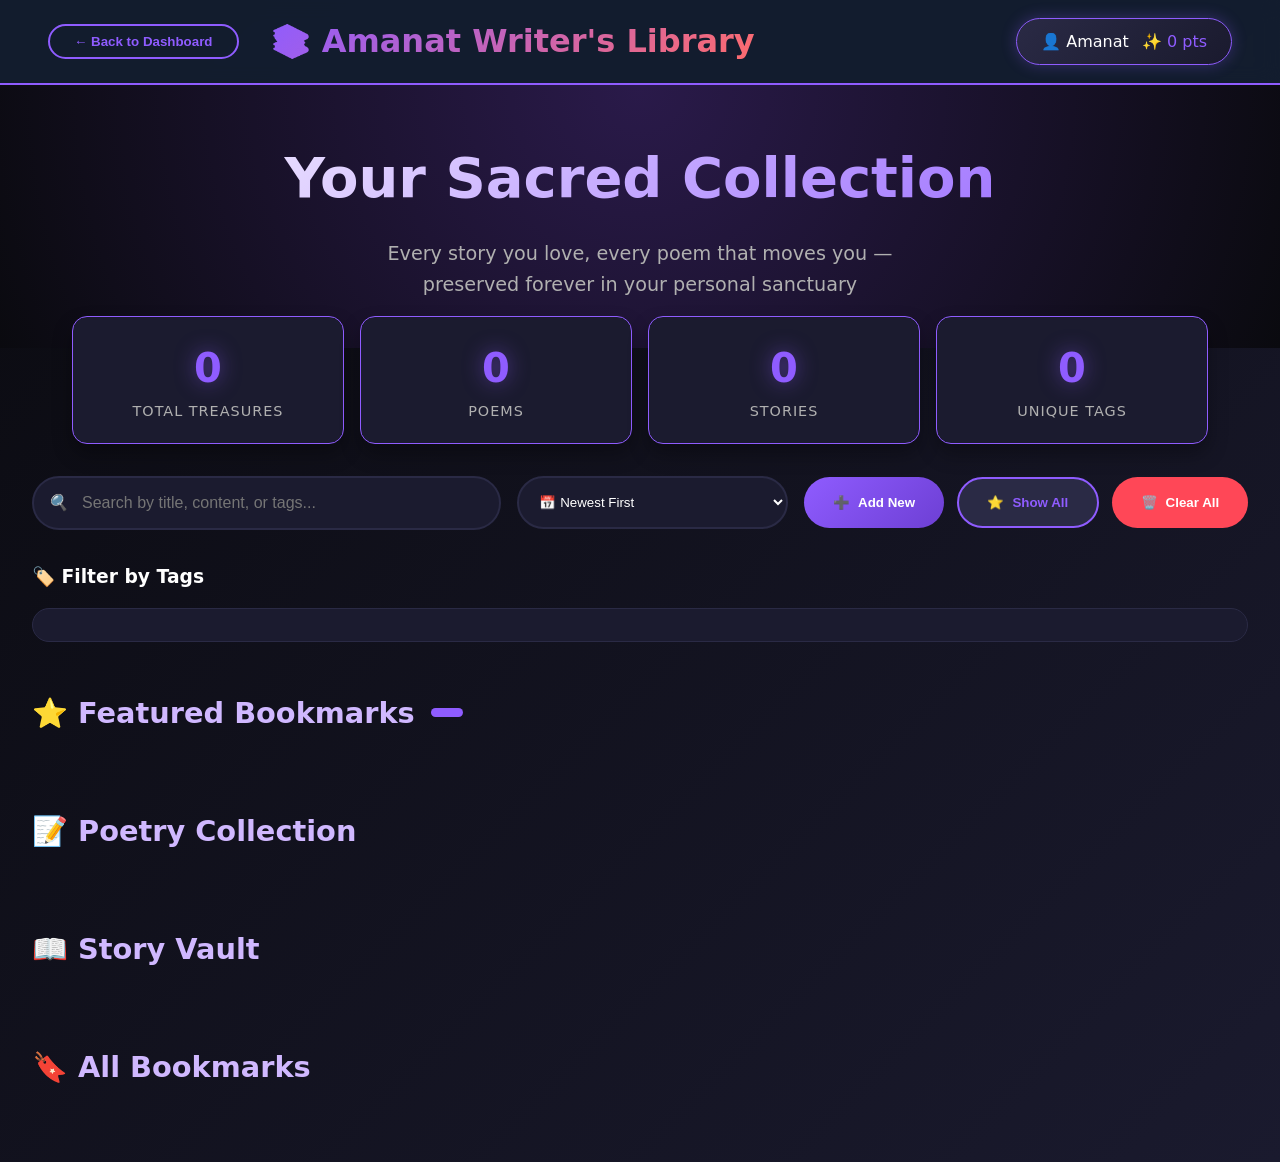
<file: src/main/resources/static/bookmarks.html>
<!DOCTYPE html>
<html lang="en">
<head>
    <meta charset="UTF-8">
    <meta name="viewport" content="width=device-width, initial-scale=1.0">
    <title>Bookmarks - Amanat Writer's Sanctuary</title>
    <style>
        * {
            margin: 0;
            padding: 0;
            box-sizing: border-box;
        }

        body {
            font-family: 'Segoe UI', system-ui, sans-serif;
            background: linear-gradient(135deg, #0a0a0f 0%, #1a1a2e 100%);
            color: white;
            min-height: 100vh;
            line-height: 1.6;
        }

        /* Topbar */
        .topbar {
            display: flex;
            justify-content: space-between;
            align-items: center;
            padding: 1rem 3rem;
            background: rgba(20, 30, 48, 0.95);
            backdrop-filter: blur(10px);
            position: sticky;
            top: 0;
            z-index: 100;
            border-bottom: 2px solid #8f5cff;
        }

        .left-section {
            display: flex;
            align-items: center;
            gap: 2rem;
        }

        .logo {
            font-size: 2rem;
            font-weight: bold;
            background: linear-gradient(135deg, #8f5cff, #ff6b6b);
            -webkit-background-clip: text;
            -webkit-text-fill-color: transparent;
        }

        .back-btn {
            background: transparent;
            border: 2px solid #8f5cff;
            color: #8f5cff;
            padding: 0.5rem 1.5rem;
            border-radius: 25px;
            cursor: pointer;
            font-weight: 600;
            transition: all 0.3s;
        }

        .back-btn:hover {
            background: #8f5cff;
            color: white;
            transform: translateY(-2px);
            box-shadow: 0 5px 15px rgba(143,92,255,0.4);
        }

        .profile {
            background: linear-gradient(135deg, #2a2a45, #1a1a2e);
            padding: 0.6rem 1.5rem;
            border-radius: 25px;
            border: 1px solid #8f5cff;
            box-shadow: 0 0 15px rgba(143,92,255,0.3);
        }

        /* Hero Section */
        .hero {
            text-align: center;
            padding: 3rem 2rem;
            background: radial-gradient(circle at top, #2a1a4a, #0a0a0f);
        }

        .hero h1 {
            font-size: 3.5rem;
            margin-bottom: 1rem;
            background: linear-gradient(135deg, #fff, #c4a8ff, #8f5cff);
            -webkit-background-clip: text;
            -webkit-text-fill-color: transparent;
        }

        .hero p {
            color: #b0b0b0;
            font-size: 1.2rem;
            max-width: 600px;
            margin: 0 auto;
        }

        /* Stats Cards */
        .stats-container {
            display: grid;
            grid-template-columns: repeat(auto-fit, minmax(150px, 1fr));
            gap: 1rem;
            max-width: 1200px;
            margin: -2rem auto 2rem;
            padding: 0 2rem;
        }

        .stat-card {
            background: #1b1b2f;
            padding: 1.2rem;
            border-radius: 15px;
            text-align: center;
            border: 1px solid #8f5cff;
            box-shadow: 0 10px 20px rgba(0,0,0,0.3);
            backdrop-filter: blur(5px);
        }

        .stat-number {
            font-size: 2.5rem;
            font-weight: bold;
            color: #8f5cff;
            text-shadow: 0 0 20px rgba(143,92,255,0.5);
        }

        .stat-label {
            color: #b0b0b0;
            font-size: 0.9rem;
            text-transform: uppercase;
            letter-spacing: 1px;
        }

        /* Controls Section */
        .controls {
            max-width: 1400px;
            margin: 2rem auto;
            padding: 0 2rem;
            display: flex;
            flex-wrap: wrap;
            gap: 1rem;
            align-items: center;
        }

        .search-box {
            flex: 2;
            min-width: 280px;
            position: relative;
        }

        .search-box i {
            position: absolute;
            left: 1rem;
            top: 50%;
            transform: translateY(-50%);
            color: #8f5cff;
        }

        #searchInput {
            width: 100%;
            padding: 1rem 1rem 1rem 3rem;
            border: 2px solid #2a2a45;
            border-radius: 30px;
            background: #1b1b2f;
            color: white;
            font-size: 1rem;
            transition: all 0.3s;
        }

        #searchInput:focus {
            outline: none;
            border-color: #8f5cff;
            box-shadow: 0 0 20px rgba(143,92,255,0.3);
        }

        #sortSelect {
            flex: 1;
            min-width: 160px;
            padding: 1rem;
            border: 2px solid #2a2a45;
            border-radius: 30px;
            background: #1b1b2f;
            color: white;
            cursor: pointer;
        }

        .action-buttons {
            display: flex;
            gap: 0.8rem;
            flex-wrap: wrap;
        }

        .btn {
            padding: 1rem 1.8rem;
            border: none;
            border-radius: 30px;
            font-weight: 600;
            cursor: pointer;
            transition: all 0.3s;
            display: flex;
            align-items: center;
            gap: 0.5rem;
        }

        .btn-primary {
            background: linear-gradient(135deg, #8f5cff, #6d3fd4);
            color: white;
        }

        .btn-primary:hover {
            transform: translateY(-2px);
            box-shadow: 0 10px 25px rgba(143,92,255,0.4);
        }

        .btn-secondary {
            background: #2a2a45;
            color: #8f5cff;
            border: 2px solid #8f5cff;
        }

        .btn-secondary:hover {
            background: #8f5cff;
            color: white;
        }

        .btn-danger {
            background: #ff4757;
            color: white;
        }

        .btn-danger:hover {
            background: #ff2e3f;
            transform: translateY(-2px);
            box-shadow: 0 10px 25px rgba(255,71,87,0.4);
        }

        /* Tags Section */
        .tags-section {
            max-width: 1400px;
            margin: 2rem auto;
            padding: 0 2rem;
        }

        .tags-title {
            display: flex;
            justify-content: space-between;
            align-items: center;
            margin-bottom: 1rem;
        }

        .tag-filters {
            display: flex;
            flex-wrap: wrap;
            gap: 0.6rem;
            padding: 1rem;
            background: #1b1b2f;
            border-radius: 40px;
            border: 1px solid #2a2a45;
        }

        .tag-chip {
            padding: 0.6rem 1.2rem;
            background: #2a2a45;
            border-radius: 25px;
            font-size: 0.9rem;
            color: #ddd;
            cursor: pointer;
            transition: all 0.2s;
            border: 1px solid transparent;
        }

        .tag-chip:hover {
            background: #3a3a5a;
            transform: translateY(-2px);
        }

        .tag-chip.active {
            background: #8f5cff;
            color: white;
            border-color: #fff;
        }

        /* Categories */
        .category {
            max-width: 1400px;
            margin: 3rem auto;
            padding: 0 2rem;
        }

        .category h2 {
            margin-bottom: 1.5rem;
            font-size: 1.8rem;
            color: #d0b8ff;
            display: flex;
            align-items: center;
            gap: 1rem;
        }

        .category h2 span {
            font-size: 1rem;
            background: #8f5cff;
            padding: 0.3rem 1rem;
            border-radius: 20px;
        }

        .row {
            display: grid;
            grid-template-columns: repeat(auto-fill, minmax(280px, 1fr));
            gap: 1.5rem;
        }

        /* Cards */
        .card {
            background: #1b1b2f;
            border-radius: 16px;
            padding: 1.5rem;
            cursor: pointer;
            transition: all 0.3s;
            position: relative;
            border: 2px solid #2a2a45;
            animation: slideIn 0.5s ease;
        }

        @keyframes slideIn {
            from {
                opacity: 0;
                transform: translateY(20px);
            }
            to {
                opacity: 1;
                transform: translateY(0);
            }
        }

        .card:hover {
            transform: translateY(-8px) scale(1.02);
            border-color: #8f5cff;
            box-shadow: 0 20px 30px rgba(143,92,255,0.2);
        }

        .card h3 {
            font-size: 1.3rem;
            margin-bottom: 0.8rem;
            padding-right: 80px;
            color: #fff;
        }

        .card p {
            color: #b0b0b0;
            margin-bottom: 1rem;
            line-height: 1.6;
        }

        .card .meta {
            display: flex;
            justify-content: space-between;
            color: #888;
            font-size: 0.8rem;
            margin-bottom: 1rem;
        }

        .card .type-badge {
            position: absolute;
            top: 1rem;
            right: 1rem;
            background: #8f5cff;
            padding: 0.4rem 1rem;
            border-radius: 20px;
            font-size: 0.75rem;
            font-weight: 600;
            text-transform: uppercase;
        }

        .card .tags-container {
            display: flex;
            flex-wrap: wrap;
            gap: 0.4rem;
            margin-top: 0.8rem;
        }

        .tag-pill {
            background: rgba(143,92,255,0.15);
            color: #c4a8ff;
            padding: 0.2rem 0.8rem;
            border-radius: 15px;
            font-size: 0.75rem;
            border: 1px solid rgba(143,92,255,0.3);
        }

        .empty {
            grid-column: 1 / -1;
            text-align: center;
            padding: 3rem;
            background: #1b1b2f;
            border-radius: 16px;
            color: #777;
        }

        /* Modal Styles */
        .modal {
            display: none;
            position: fixed;
            inset: 0;
            background: rgba(0,0,0,0.9);
            backdrop-filter: blur(10px);
            align-items: center;
            justify-content: center;
            z-index: 1000;
            padding: 1rem;
        }

        .modal-content {
            background: #1b1b2f;
            border: 2px solid #8f5cff;
            border-radius: 30px;
            width: 90%;
            max-width: 600px;
            max-height: 85vh;
            overflow-y: auto;
            padding: 2rem;
            position: relative;
            box-shadow: 0 30px 60px rgba(143,92,255,0.3);
            animation: modalPop 0.3s ease;
        }

        @keyframes modalPop {
            from {
                opacity: 0;
                transform: scale(0.9);
            }
            to {
                opacity: 1;
                transform: scale(1);
            }
        }

        .close {
            position: absolute;
            top: 1.2rem;
            right: 1.5rem;
            font-size: 2rem;
            color: #777;
            cursor: pointer;
            transition: color 0.2s;
            width: 40px;
            height: 40px;
            display: flex;
            align-items: center;
            justify-content: center;
            border-radius: 50%;
            background: #2a2a45;
        }

        .close:hover {
            color: #ff4757;
            transform: rotate(90deg);
        }

        .modal-content h3 {
            font-size: 2rem;
            margin-bottom: 1rem;
            color: #d0b8ff;
        }

        .modal-content p {
            color: #ddd;
            line-height: 1.8;
            margin: 1.5rem 0;
            white-space: pre-wrap;
        }

        .modal-meta {
            background: #2a2a45;
            padding: 1rem;
            border-radius: 12px;
            margin: 1rem 0;
        }

        .modal-actions {
            display: flex;
            gap: 0.8rem;
            flex-wrap: wrap;
            margin-top: 2rem;
        }

        .modal-btn {
            flex: 1;
            min-width: 100px;
            padding: 0.8rem;
            border: none;
            border-radius: 12px;
            font-weight: 600;
            cursor: pointer;
            transition: all 0.3s;
            display: flex;
            align-items: center;
            justify-content: center;
            gap: 0.5rem;
        }

        .modal-btn:hover {
            transform: translateY(-3px);
        }

        .read-btn { background: #4a4a6a; color: white; }
        .share-btn { background: #2a2a45; color: #8f5cff; border: 1px solid #8f5cff; }
        .edit-btn { background: #8f5cff; color: white; }
        .delete-btn { background: #ff4757; color: white; }

        /* Social Share Dropdown */
        .share-dropdown {
            position: relative;
            display: inline-block;
        }

        .share-dropdown-content {
            display: none;
            position: absolute;
            bottom: 100%;
            left: 0;
            background: #1b1b2f;
            min-width: 220px;
            border: 2px solid #8f5cff;
            border-radius: 15px;
            padding: 0.8rem;
            z-index: 1000;
            margin-bottom: 0.5rem;
            box-shadow: 0 -10px 30px rgba(0,0,0,0.3);
        }

        .share-dropdown:hover .share-dropdown-content {
            display: block;
        }

        .social-share-btn {
            width: 100%;
            padding: 0.8rem;
            margin: 0.3rem 0;
            border: none;
            border-radius: 10px;
            font-weight: 600;
            cursor: pointer;
            transition: all 0.2s;
            display: flex;
            align-items: center;
            gap: 0.8rem;
            font-size: 0.95rem;
        }

        .social-share-btn:hover {
            transform: translateX(5px);
        }

        .whatsapp-btn { background: #25D366; color: white; }
        .facebook-btn { background: #1877F2; color: white; }
        .twitter-btn { background: #1DA1F2; color: white; }
        .telegram-btn { background: #0088cc; color: white; }
        .email-btn { background: #EA4335; color: white; }
        .copy-link-btn { background: #2a2a45; color: #8f5cff; border: 1px solid #8f5cff; }

        /* Form Styles */
        .form-group {
            margin-bottom: 1.5rem;
        }

        .form-group label {
            display: block;
            margin-bottom: 0.5rem;
            color: #c4a8ff;
            font-weight: 500;
        }

        .form-group input,
        .form-group textarea,
        .form-group select {
            width: 100%;
            padding: 1rem;
            border: 2px solid #2a2a45;
            border-radius: 12px;
            background: #0f0f1a;
            color: white;
            font-size: 1rem;
            transition: all 0.3s;
        }

        .form-group input:focus,
        .form-group textarea:focus,
        .form-group select:focus {
            outline: none;
            border-color: #8f5cff;
            box-shadow: 0 0 20px rgba(143,92,255,0.2);
        }

        #saveBtn {
            width: 100%;
            padding: 1.2rem;
            background: linear-gradient(135deg, #8f5cff, #6d3fd4);
            color: white;
            border: none;
            border-radius: 12px;
            font-size: 1.1rem;
            font-weight: 600;
            cursor: pointer;
            transition: all 0.3s;
        }

        #saveBtn:hover {
            transform: translateY(-3px);
            box-shadow: 0 15px 30px rgba(143,92,255,0.4);
        }

        /* Toast Notification */
        .toast {
            position: fixed;
            bottom: 2rem;
            right: 2rem;
            background: linear-gradient(135deg, #8f5cff, #6d3fd4);
            color: white;
            padding: 1rem 2rem;
            border-radius: 50px;
            animation: slideInRight 0.3s ease;
            z-index: 2000;
            box-shadow: 0 10px 30px rgba(0,0,0,0.3);
        }

        @keyframes slideInRight {
            from {
                transform: translateX(100%);
                opacity: 0;
            }
            to {
                transform: translateX(0);
                opacity: 1;
            }
        }

        /* Responsive */
        @media (max-width: 768px) {
            .topbar {
                padding: 1rem;
            }
            .left-section {
                gap: 1rem;
            }
            .logo {
                font-size: 1.5rem;
            }
            .hero h1 {
                font-size: 2.5rem;
            }
            .modal-actions {
                flex-direction: column;
            }
        }
    </style>
</head>
<body>

<!-- Topbar -->
<header class="topbar">
    <div class="left-section">
        <button class="back-btn" onclick="goHome()">← Back to Dashboard</button>
        <div class="logo">📚 Amanat Writer's Library</div>
    </div>
    <div class="profile">
        <span>👤 Amanat</span>
        <span style="margin-left: 0.5rem; color: #8f5cff;" id="pointsDisplay">✨ 0 pts</span>
    </div>
</header>

<!-- Hero Section -->
<section class="hero">
    <h1>Your Sacred Collection</h1>
    <p>Every story you love, every poem that moves you — preserved forever in your personal sanctuary</p>
</section>

<!-- Statistics -->
<div class="stats-container" id="statsContainer">
    <div class="stat-card">
        <div class="stat-number" id="totalBookmarks">0</div>
        <div class="stat-label">Total Treasures</div>
    </div>
    <div class="stat-card">
        <div class="stat-number" id="totalPoems">0</div>
        <div class="stat-label">Poems</div>
    </div>
    <div class="stat-card">
        <div class="stat-number" id="totalStories">0</div>
        <div class="stat-label">Stories</div>
    </div>
    <div class="stat-card">
        <div class="stat-number" id="totalTags">0</div>
        <div class="stat-label">Unique Tags</div>
    </div>
</div>

<!-- Controls -->
<section class="controls">
    <div class="search-box">
        <i>🔍</i>
        <input type="text" id="searchInput" placeholder="Search by title, content, or tags...">
    </div>
    
    <select id="sortSelect">
        <option value="date-desc">📅 Newest First</option>
        <option value="date-asc">📅 Oldest First</option>
        <option value="title-asc">📝 Title A-Z</option>
        <option value="title-desc">📝 Title Z-A</option>
    </select>
    
    <div class="action-buttons">
        <button class="btn btn-primary" onclick="openAddModal(false)">
            <span>➕</span> Add New
        </button>
        <button class="btn btn-secondary" onclick="toggleBookmarkView()" id="bookmarkToggle">
            <span>⭐</span> Show All
        </button>
        <button class="btn btn-danger" onclick="clearAllBookmarks()">
            <span>🗑️</span> Clear All
        </button>
    </div>
</section>

<!-- Tags Filter -->
<section class="tags-section">
    <div class="tags-title">
        <h3>🏷️ Filter by Tags</h3>
        <span id="activeFilterCount" style="color: #8f5cff;"></span>
    </div>
    <div id="tagFilters" class="tag-filters"></div>
</section>

<!-- Categories -->
<section class="category">
    <h2>
        ⭐ Featured Bookmarks
        <span id="featuredCount"></span>
    </h2>
    <div class="row" id="featuredRow"></div>
</section>

<section class="category">
    <h2>📝 Poetry Collection</h2>
    <div class="row" id="poetryRow"></div>
</section>

<section class="category">
    <h2>📖 Story Vault</h2>
    <div class="row" id="storyRow"></div>
</section>

<section class="category">
    <h2>🔖 All Bookmarks</h2>
    <div class="row" id="allRow"></div>
</section>

<!-- View Modal -->
<div id="viewModal" class="modal">
    <div class="modal-content">
        <span class="close" onclick="closeModal()">×</span>
        <h3 id="modalTitle"></h3>
        <div id="modalTags" class="tags-container"></div>
        <p id="modalText"></p>
        <div class="modal-meta" id="modalMeta"></div>
        <div class="modal-actions">
           
            
            <!-- Social Share Dropdown -->
            <div class="share-dropdown">
                <button class="modal-btn share-btn">
                     Share ▼
                </button>
                <div class="share-dropdown-content">
                    <button class="social-share-btn whatsapp-btn" onclick="shareToWhatsApp()">
                         WhatsApp
                    </button>
                    <button class="social-share-btn facebook-btn" onclick="shareToFacebook()">
                        Facebook
                    </button>
                    <button class="social-share-btn twitter-btn" onclick="shareToTwitter()">
                         Twitter/X
                    </button>
                    <button class="social-share-btn telegram-btn" onclick="shareToTelegram()">
                         Telegram
                    </button>
                    <button class="social-share-btn email-btn" onclick="shareToEmail()">
                         Email
                    </button>
                    <button class="social-share-btn copy-link-btn" onclick="copyToClipboard()">
                         Copy Text
                    </button>
                </div>
            </div>
            
            <button class="modal-btn edit-btn" onclick="editItem()">
               Edit
            </button>
            <button class="modal-btn delete-btn" onclick="deleteItem()">
                 Delete
            </button>
        </div>
    </div>
</div>

<!-- Add/Edit Modal -->
<div id="addModal" class="modal">
    <div class="modal-content">
        <span class="close" onclick="closeAddModal()">×</span>
        <h3 id="addModalTitle">Add New Bookmark</h3>

        <div class="form-group">
            <label> Title</label>
            <input type="text" id="addTitle" placeholder="Give it a beautiful title...">
        </div>

        <div class="form-group">
            <label> Content</label>
            <textarea id="addText" placeholder="Write your story, poem, or any text you want to save..." rows="6"></textarea>
        </div>

        <div class="form-group">
            <label> Type</label>
            <select id="addType">
                <option value="poetry">Poem</option>
                <option value="story">Story</option>
            </select>
        </div>

        <div class="form-group">
            <label> Tags (comma separated)</label>
            <input type="text" id="addTags" placeholder="e.g., love, nature, sad, motivational">
            <small style="color: #777; display: block; margin-top: 0.3rem;">Add tags to organize your bookmarks</small>
        </div>

        <button id="saveBtn" onclick="saveBookmark()">💾 Save to Library</button>
    </div>
</div>

<script>
// ==================== ORIGINAL FUNCTIONS PRESERVED ====================

let bookmarks = JSON.parse(localStorage.getItem('bookmarks')) || [];
let currentEditIndex = -1;
let selectedTags = new Set();
let showOnlyBookmarked = false;
let userPoints = parseInt(localStorage.getItem('userPoints')) || 0;

// Initialize with sample data if empty (ORIGINAL SAMPLE DATA)
if (bookmarks.length === 0) {
    bookmarks = [
        { 
            title: "Midnight Whispers", 
            text: "A silent heart speaks loudest in the quiet of night...\n\nIn shadows deep, where secrets hide,\nThe truth unfolds with nowhere to hide.\nEach whisper carries a tale untold,\nIn midnight's embrace, brave and bold.", 
            type: "poetry", 
            date: new Date().toISOString(), 
            tags: ["night", "melancholy", "peace"],
            bookmarked: true 
        },
        { 
            title: "Letters Unsent", 
            text: "Words that never found courage, sealed in regret...\n\nShe wrote him letters every day for a year. Each one began with 'Dear You' and ended with 'Maybe Tomorrow'. The stack grew under her bed, a paper monument to conversations that never happened. On the last day of the year, she burned them all. The ashes floated up like butterflies, finally free.", 
            type: "story", 
            date: new Date().toISOString(), 
            tags: ["regret", "love", "emotions"],
            bookmarked: true 
        }
    ];
    saveBookmarks();
}

// DOM Elements
const elements = {
    searchInput: document.getElementById("searchInput"),
    sortSelect: document.getElementById("sortSelect"),
    tagFilters: document.getElementById("tagFilters"),
    featuredRow: document.getElementById("featuredRow"),
    poetryRow: document.getElementById("poetryRow"),
    storyRow: document.getElementById("storyRow"),
    allRow: document.getElementById("allRow"),
    viewModal: document.getElementById("viewModal"),
    addModal: document.getElementById("addModal"),
    modalTitle: document.getElementById("modalTitle"),
    modalText: document.getElementById("modalText"),
    modalMeta: document.getElementById("modalMeta"),
    modalTags: document.getElementById("modalTags"),
    addModalTitle: document.getElementById("addModalTitle"),
    addTitle: document.getElementById("addTitle"),
    addText: document.getElementById("addText"),
    addType: document.getElementById("addType"),
    addTags: document.getElementById("addTags"),
    totalBookmarks: document.getElementById("totalBookmarks"),
    totalPoems: document.getElementById("totalPoems"),
    totalStories: document.getElementById("totalStories"),
    totalTags: document.getElementById("totalTags"),
    featuredCount: document.getElementById("featuredCount"),
    pointsDisplay: document.getElementById("pointsDisplay"),
    bookmarkToggle: document.getElementById("bookmarkToggle"),
    activeFilterCount: document.getElementById("activeFilterCount")
};

// ==================== CORE FUNCTIONS ====================

function saveBookmarks() {
    localStorage.setItem('bookmarks', JSON.stringify(bookmarks));
    updateStats();
}

function getAllTags() {
    const tags = new Set();
    bookmarks.forEach(b => b.tags?.forEach(t => tags.add(t.toLowerCase())));
    return [...tags].sort();
}

function updateStats() {
    elements.totalBookmarks.textContent = bookmarks.length;
    elements.totalPoems.textContent = bookmarks.filter(b => b.type === 'poetry').length;
    elements.totalStories.textContent = bookmarks.filter(b => b.type === 'story').length;
    elements.totalTags.textContent = getAllTags().length;
    elements.pointsDisplay.textContent = `✨ ${userPoints} pts`;
    elements.featuredCount.textContent = `(${bookmarks.filter(b => b.bookmarked).length})`;
}

// ==================== TOAST NOTIFICATION ====================

function showToast(message, type = 'success') {
    const toast = document.createElement('div');
    toast.className = 'toast';
    toast.textContent = message;
    toast.style.background = type === 'success' 
        ? 'linear-gradient(135deg, #8f5cff, #6d3fd4)'
        : 'linear-gradient(135deg, #ff4757, #ff2e3f)';
    document.body.appendChild(toast);
    
    setTimeout(() => {
        toast.remove();
    }, 3000);
}

// ==================== RENDER FUNCTIONS ====================

function createCard(item, index) {
    const previewText = item.text.length > 120 
        ? item.text.substring(0, 120) + '...' 
        : item.text;
    
    const tagsHtml = item.tags?.length 
        ? '<div class="tags-container">' + item.tags.map(t => `<span class="tag-pill">#${t}</span>`).join('') + '</div>'
        : '';

    return `
        <div class="card" onclick="openViewModal(${index})">
            <h3>${item.title}</h3>
            <p>${previewText}</p>
            <div class="meta">
                <span>📅 ${new Date(item.date).toLocaleDateString('en-IN')}</span>
                ${item.bookmarked ? '<span>⭐</span>' : ''}
            </div>
            <span class="type-badge">${item.type === 'poetry' ? ' Poem' : ' Story'}</span>
            ${tagsHtml}
        </div>
    `;
}

function renderAll() {
    let filtered = [...bookmarks];
    
    // Apply bookmark filter
    if (showOnlyBookmarked) {
        filtered = filtered.filter(item => item.bookmarked === true);
        elements.bookmarkToggle.innerHTML = '<span>⭐</span> Showing Bookmarked';
    } else {
        elements.bookmarkToggle.innerHTML = '<span>⭐</span> Show All';
    }
    
    // Search filter
    const searchTerm = elements.searchInput.value.toLowerCase().trim();
    if (searchTerm) {
        filtered = filtered.filter(item => 
            item.title.toLowerCase().includes(searchTerm) ||
            item.text.toLowerCase().includes(searchTerm) ||
            (item.tags && item.tags.some(t => t.toLowerCase().includes(searchTerm)))
        );
    }
    
    // Tag filters
    if (selectedTags.size > 0) {
        filtered = filtered.filter(item => 
            item.tags && Array.from(selectedTags).every(tag => 
                item.tags.some(t => t.toLowerCase() === tag.toLowerCase())
            )
        );
        elements.activeFilterCount.textContent = `(${selectedTags.size} filters active)`;
    } else {
        elements.activeFilterCount.textContent = '';
    }
    
    // Sorting
    const sortType = elements.sortSelect.value;
    filtered.sort((a, b) => {
        switch(sortType) {
            case 'date-desc':
                return new Date(b.date) - new Date(a.date);
            case 'date-asc':
                return new Date(a.date) - new Date(b.date);
            case 'title-asc':
                return a.title.localeCompare(b.title);
            case 'title-desc':
                return b.title.localeCompare(a.title);
            default:
                return 0;
        }
    });
    
    // Render sections
    const featured = filtered.filter(b => b.bookmarked);
    const poetry = filtered.filter(b => b.type === 'poetry');
    const stories = filtered.filter(b => b.type === 'story');
    
    elements.featuredRow.innerHTML = featured.length 
        ? featured.map(b => createCard(b, bookmarks.indexOf(b))).join('')
        : '<div class="empty">No featured bookmarks</div>';
    
    elements.poetryRow.innerHTML = poetry.length
        ? poetry.map(b => createCard(b, bookmarks.indexOf(b))).join('')
        : '<div class="empty">No poems yet</div>';
    
    elements.storyRow.innerHTML = stories.length
        ? stories.map(b => createCard(b, bookmarks.indexOf(b))).join('')
        : '<div class="empty">No stories yet</div>';
    
    elements.allRow.innerHTML = filtered.length
        ? filtered.map(b => createCard(b, bookmarks.indexOf(b))).join('')
        : '<div class="empty">No bookmarks found</div>';
    
    // Render tag filters
    renderTagFilters();
    updateStats();
}

function renderTagFilters() {
    elements.tagFilters.innerHTML = '';
    const tags = getAllTags();
    
    if (tags.length === 0) {
        elements.tagFilters.innerHTML = '<div style="color:#777;">No tags yet. Add tags while creating bookmarks!</div>';
        return;
    }
    
    tags.forEach(tag => {
        const chip = document.createElement('div');
        chip.className = 'tag-chip' + (selectedTags.has(tag) ? ' active' : '');
        chip.textContent = tag;
        chip.onclick = () => {
            if (selectedTags.has(tag)) {
                selectedTags.delete(tag);
            } else {
                selectedTags.add(tag);
            }
            renderTagFilters();
            renderAll();
        };
        elements.tagFilters.appendChild(chip);
    });
}

// ==================== MODAL FUNCTIONS ====================

function openViewModal(index) {
    currentEditIndex = index;
    const item = bookmarks[index];
    
    elements.modalTitle.textContent = item.title;
    elements.modalText.textContent = item.text;
    elements.modalMeta.innerHTML = `
        <strong>Type:</strong> ${item.type === 'poetry' ? 'Poem' : 'Story'}<br>
        <strong>Added:</strong> ${new Date(item.date).toLocaleString('en-IN')}<br>
        ${item.bookmarked ? '<strong>⭐ Featured</strong>' : ''}
    `;
    
    if (item.tags && item.tags.length > 0) {
        elements.modalTags.innerHTML = item.tags.map(t => `<span class="tag-pill">#${t}</span>`).join('');
    } else {
        elements.modalTags.innerHTML = '';
    }
    
    elements.viewModal.style.display = 'flex';
}

function closeModal() {
    elements.viewModal.style.display = 'none';
}

function openAddModal(isEdit) {
    elements.addModalTitle.textContent = isEdit ? '✏️ Edit Bookmark' : '➕ Add New Bookmark';
    
    if (isEdit && currentEditIndex !== -1) {
        const item = bookmarks[currentEditIndex];
        elements.addTitle.value = item.title;
        elements.addText.value = item.text;
        elements.addType.value = item.type;
        elements.addTags.value = item.tags ? item.tags.join(', ') : '';
    } else {
        elements.addTitle.value = '';
        elements.addText.value = '';
        elements.addType.value = 'poetry';
        elements.addTags.value = '';
    }
    
    elements.addModal.style.display = 'flex';
}

function closeAddModal() {
    elements.addModal.style.display = 'none';
    currentEditIndex = -1;
}

// ==================== CRUD OPERATIONS ====================

function saveBookmark() {
    const title = elements.addTitle.value.trim();
    const text = elements.addText.value.trim();
    const type = elements.addType.value;
    const tagsStr = elements.addTags.value.trim();
    
    if (!title || !text) {
        showToast('Title and content are required!', 'error');
        return;
    }
    
    const tags = tagsStr ? 
        [...new Set(tagsStr.split(',').map(t => t.trim().toLowerCase()).filter(t => t))] : 
        [];
    
    if (currentEditIndex === -1) {
        // New bookmark
        const newBookmark = {
            title,
            text,
            type,
            tags,
            date: new Date().toISOString(),
            bookmarked: true
        };
        bookmarks.push(newBookmark);
        userPoints += 10;
        showToast('great Bookmark added successfully! +10 points');
    } else {
        // Update existing
        bookmarks[currentEditIndex] = {
            ...bookmarks[currentEditIndex],
            title,
            text,
            type,
            tags
        };
        userPoints += 5;
        showToast(' Bookmark updated! +5 points');
    }
    
    localStorage.setItem('userPoints', userPoints);
    saveBookmarks();
    closeAddModal();
    renderAll();
}

function editItem() {
    closeModal();
    openAddModal(true);
}

function deleteItem() {
    if (confirm('Are you sure you want to delete this bookmark?')) {
        bookmarks.splice(currentEditIndex, 1);
        userPoints += 2;
        localStorage.setItem('userPoints', userPoints);
        saveBookmarks();
        closeModal();
        renderAll();
        showToast(' Bookmark deleted');
    }
}

function toggleBookmarkView() {
    showOnlyBookmarked = !showOnlyBookmarked;
    renderAll();
}

function clearAllBookmarks() {
    if (confirm(' Are you sure you want to clear ALL bookmarks? This cannot be undone!')) {
        bookmarks = [];
        userPoints = 0;
        localStorage.setItem('userPoints', userPoints);
        saveBookmarks();
        renderAll();
        closeModal();
        showToast('All bookmarks cleared');
    }
}

// ==================== SOCIAL SHARE FUNCTIONS (NEW) ====================

function getCurrentItem() {
    return bookmarks[currentEditIndex];
}

function getShareText() {
    const item = getCurrentItem();
    const shareText = `${item.title}\n\n${item.text}\n\n- Shared from Amanat Writer's Library`;
    return encodeURIComponent(shareText);
}

function getShareUrl() {
    return encodeURIComponent(window.location.href);
}

function shareToWhatsApp() {
    const text = getShareText();
    window.open(`https://wa.me/?text=${text}`, '_blank');
    showToast(' Opening WhatsApp...');
}

function shareToFacebook() {
    const url = getShareUrl();
    window.open(`https://www.facebook.com/sharer/sharer.php?u=${url}&quote=${getShareText()}`, '_blank');
    showToast(' Opening Facebook...');
}

function shareToTwitter() {
    const text = getShareText();
    window.open(`https://twitter.com/intent/tweet?text=${text}`, '_blank');
    showToast(' Opening Twitter...');
}

function shareToTelegram() {
    const text = getShareText();
    window.open(`https://t.me/share/url?url=${getShareUrl()}&text=${text}`, '_blank');
    showToast(' Opening Telegram...');
}

function shareToEmail() {
    const item = getCurrentItem();
    const subject = encodeURIComponent(`Check out: ${item.title}`);
    const body = getShareText();
    window.location.href = `mailto:?subject=${subject}&body=${body}`;
    showToast(' Opening Email...');
}

function copyToClipboard() {
    const item = getCurrentItem();
    const text = `${item.title}\n\n${item.text}\n\n- Shared from Amanat Writer's Library`;
    
    navigator.clipboard.writeText(text).then(() => {
        showToast(' Copied to clipboard!');
    }).catch(() => {
        // Fallback
        const textarea = document.createElement('textarea');
        textarea.value = text;
        document.body.appendChild(textarea);
        textarea.select();
        document.execCommand('copy');
        document.body.removeChild(textarea);
        showToast(' Copied to clipboard!');
    });
}

function readAloud() {
    const item = getCurrentItem();
    const text = `${item.title}. ${item.text}`;
    const utterance = new SpeechSynthesisUtterance(text);
    utterance.lang = 'en-US';
    utterance.rate = 0.9;
    utterance.pitch = 1;
    speechSynthesis.speak(utterance);
    
}

function goHome() {
    window.location.href = 'dashboard.html';
}

// ==================== EVENT LISTENERS ====================

elements.searchInput.addEventListener('input', renderAll);
elements.sortSelect.addEventListener('change', renderAll);

window.addEventListener('click', (e) => {
    if (e.target === elements.viewModal) closeModal();
    if (e.target === elements.addModal) closeAddModal();
});

document.addEventListener('keydown', (e) => {
    if (e.key === 'Escape') {
        closeModal();
        closeAddModal();
    }
});

// ==================== INITIALIZE ====================

renderAll();
</script>

</body>
</html>
</file>
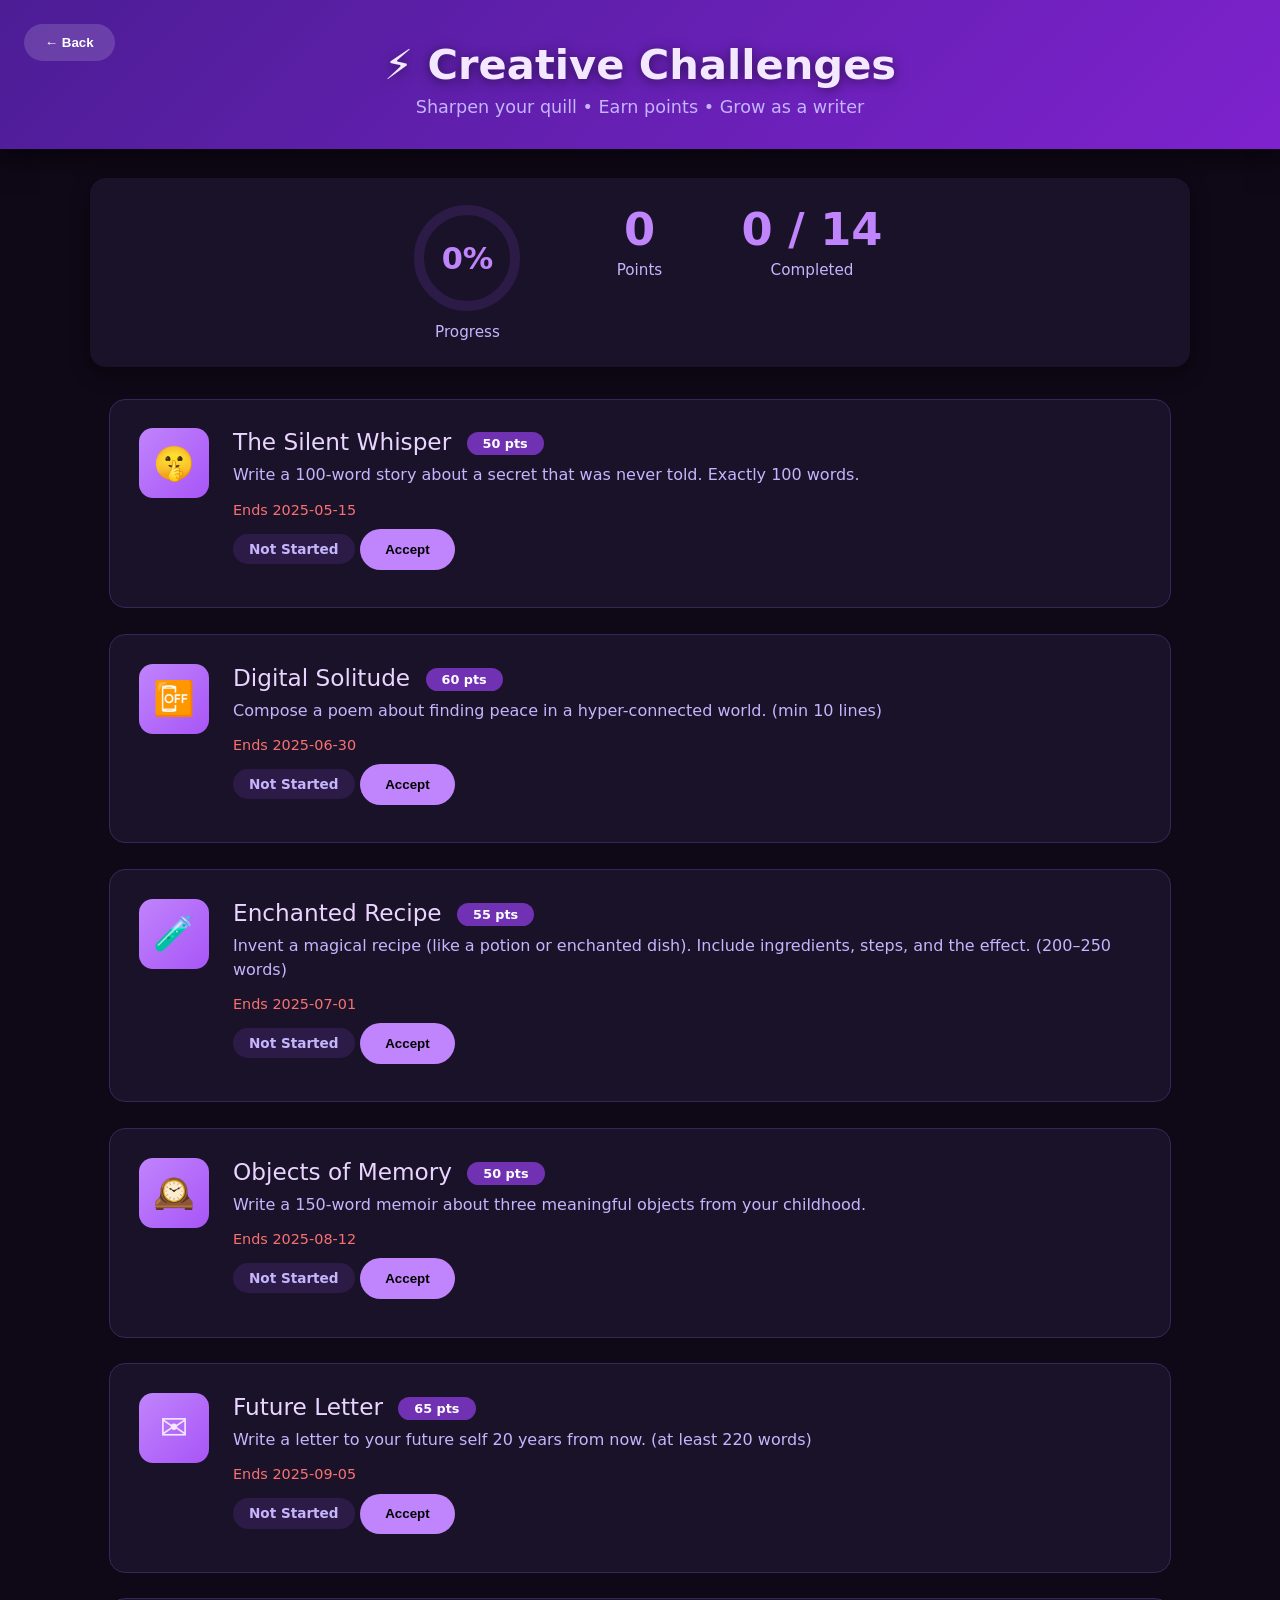
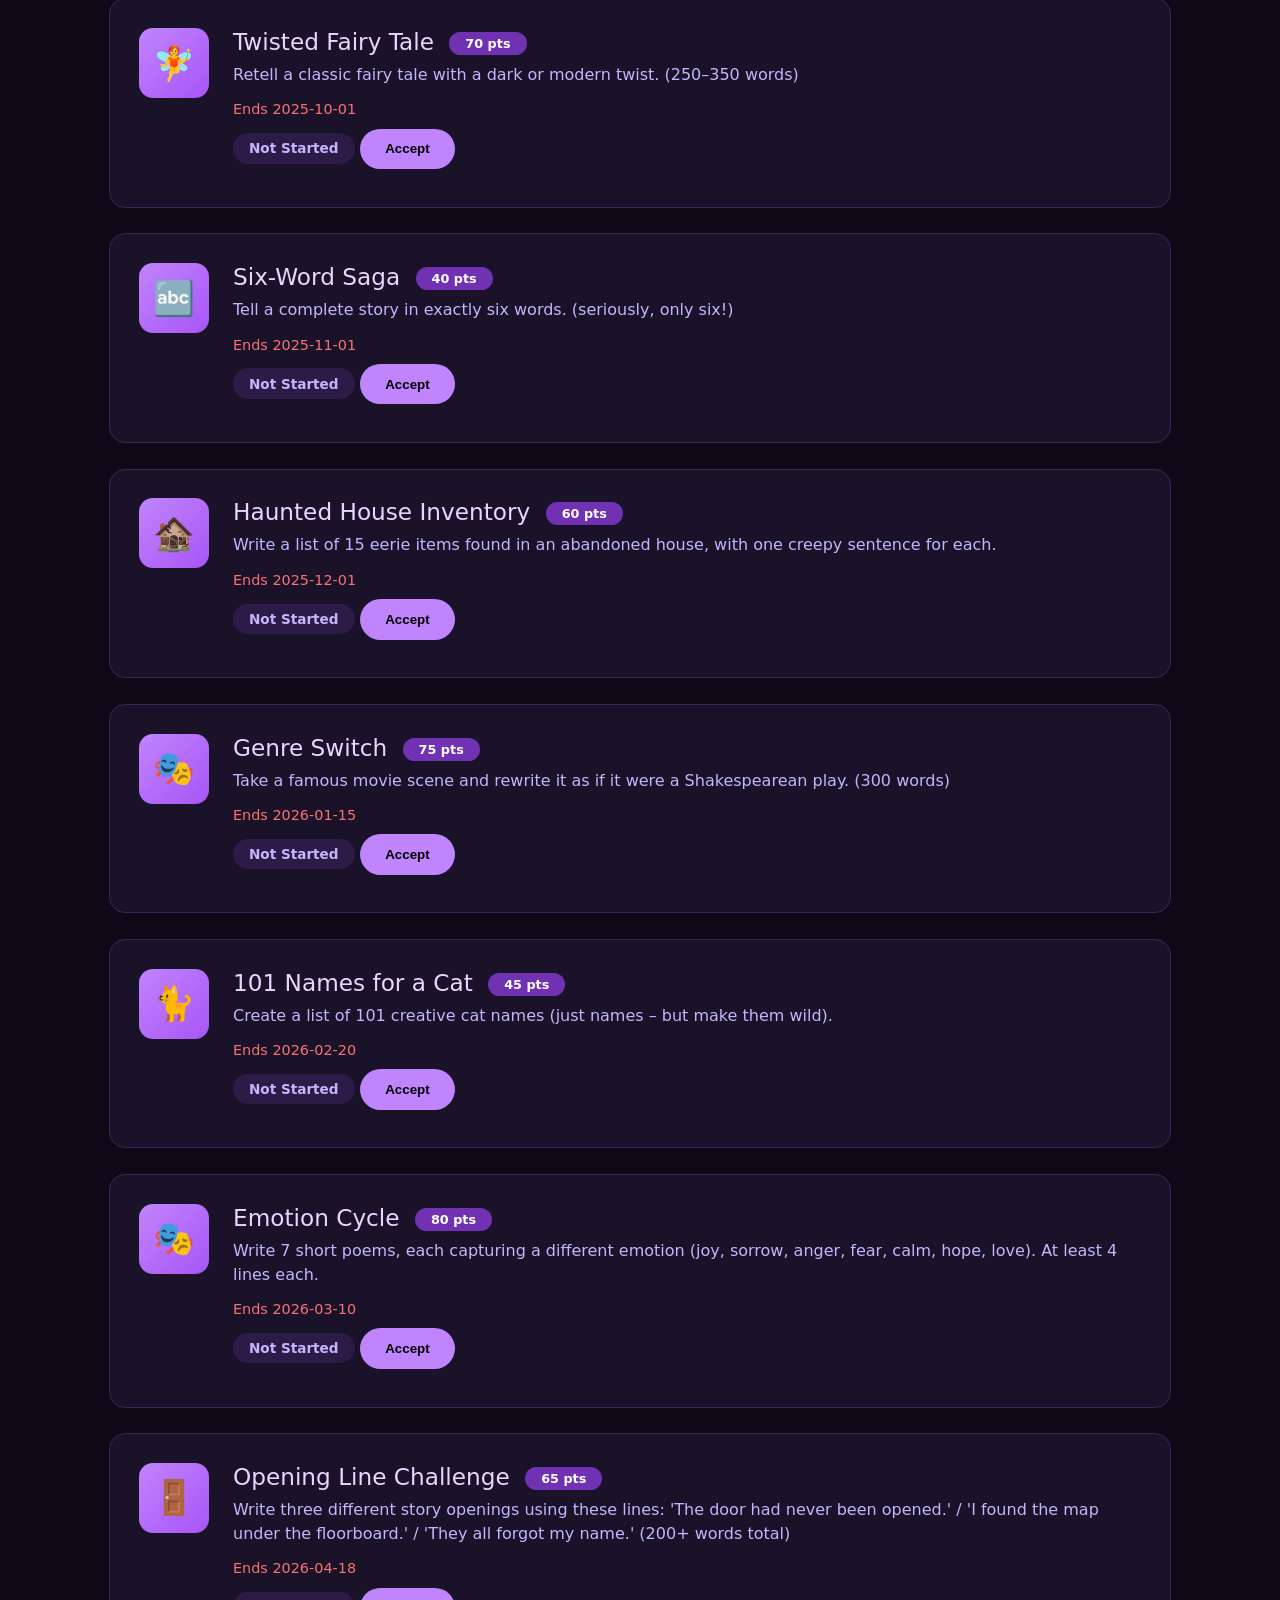
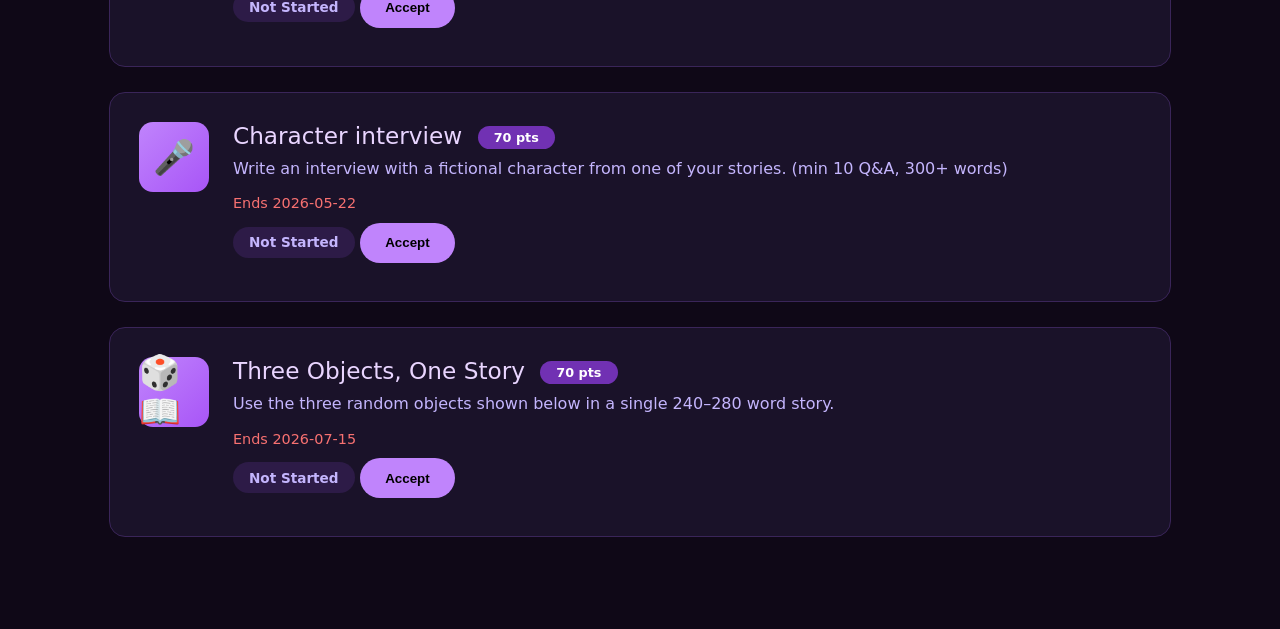
<file: src/main/resources/static/challenges.html>
<!DOCTYPE html>
<html lang="en">
<head>
  <meta charset="UTF-8" />
  <meta name="viewport" content="width=device-width, initial-scale=1.0"/>
  <title>Creative Challenges • The Scribbler's Sanctuary</title>
  <style>
    :root {
      --bg: #0f0817;
      --card: #1a1229;
      --accent: #c084fc;
      --accent-dark: #a855f7;
      --text: #f3e8ff;
      --text-muted: #c4b5fd;
      --success: #34d399;
      --warning: #fbbf24;
    }
    * { margin:0; padding:0; box-sizing:border-box; }
    body {
      font-family: system-ui, -apple-system, sans-serif;
      background: var(--bg);
      color: var(--text);
      min-height: 100vh;
      padding-bottom: 60px;
    }
    header {
      background: linear-gradient(135deg, #4c1d95, #7e22ce);
      padding: 2.5rem 1.5rem 2rem;
      text-align: center;
      position: relative;
      box-shadow: 0 8px 25px rgba(0,0,0,0.6);
    }
    .back-btn {
      position: absolute;
      left: 1.5rem;
      top: 1.5rem;
      background: rgba(255,255,255,0.15);
      color: white;
      border: none;
      padding: 0.7rem 1.3rem;
      border-radius: 999px;
      cursor: pointer;
      font-weight: 600;
      transition: all 0.2s;
    }
    .back-btn:hover { background: rgba(255,255,255,0.3); }

    h1 { font-size: 2.6rem; margin-bottom: 0.5rem; text-shadow: 0 2px 12px rgba(0,0,0,0.5); }
    .subtitle { color: var(--text-muted); font-size: 1.1rem; }

    .stats {
      background: var(--card);
      margin: 1.8rem auto;
      max-width: 1100px;
      padding: 1.6rem;
      border-radius: 16px;
      display: flex;
      flex-wrap: wrap;
      gap: 2rem;
      justify-content: center;
      box-shadow: 0 6px 20px rgba(0,0,0,0.4);
    }
    .stat-item { text-align: center; min-width: 140px; }
    .points-big { font-size: 2.8rem; font-weight: 800; color: var(--accent); }
    .label { color: var(--text-muted); font-size: 0.95rem; margin-top: 0.3rem; }

    .progress-ring {
      position: relative;
      width: 110px;
      height: 110px;
      margin: 0 auto 0.6rem;
    }
    .progress-ring svg { transform: rotate(-90deg); }
    circle { fill: none; stroke-width: 10; }
    .ring-bg { stroke: #2d1b47; }
    .ring-fg { stroke: var(--accent); stroke-linecap: round; transition: stroke-dashoffset 0.7s ease; }

    .progress-text {
      position: absolute;
      inset: 0;
      display: flex;
      align-items: center;
      justify-content: center;
      font-size: 1.9rem;
      font-weight: 700;
      color: var(--accent);
    }

    .container { max-width: 1100px; margin: 2rem auto; padding: 0 1.2rem; }

    .challenge-card {
      background: var(--card);
      border-radius: 16px;
      padding: 1.8rem;
      margin-bottom: 1.6rem;
      display: flex;
      gap: 1.5rem;
      transition: transform 0.18s, box-shadow 0.18s;
      border: 1px solid #3a2559;
    }
    .challenge-card:hover { transform: translateY(-4px); box-shadow: 0 12px 30px rgba(0,0,0,0.5); }

    .icon {
      width: 70px;
      height: 70px;
      background: linear-gradient(135deg, var(--accent), var(--accent-dark));
      border-radius: 14px;
      display: flex;
      align-items: center;
      justify-content: center;
      font-size: 2.1rem;
      flex-shrink: 0;
    }

    .content { flex: 1; }
    .title { font-size: 1.45rem; margin-bottom: 0.5rem; color: #e9d5ff; }
    .desc { color: var(--text-muted); line-height: 1.5; margin-bottom: 0.9rem; }
    .end-date { font-size: 0.9rem; color: #f87171; margin-bottom: 0.7rem; }

    .status {
      display: inline-block;
      padding: 0.45rem 1rem;
      border-radius: 999px;
      font-size: 0.85rem;
      font-weight: 600;
      margin-bottom: 0.9rem;
    }
    .not-started { background: #2d1b47; color: #c4b5fd; }
    .in-progress { background: #422c6e; color: var(--warning); }
    .completed   { background: #14532d; color: var(--success); }

    button.action {
      background: var(--accent);
      color: black;
      border: none;
      padding: 0.8rem 1.6rem;
      border-radius: 999px;
      font-weight: 700;
      cursor: pointer;
      transition: all 0.2s;
    }
    button.action:hover { background: #d8b4fe; transform: translateY(-1px); }
    button.action:disabled {
      background: #4a3b5f;
      color: #8b7ab8;
      cursor: not-allowed;
      transform: none;
    }

    .modal {
      display: none;
      position: fixed;
      inset: 0;
      background: rgba(0,0,0,0.75);
      z-index: 1000;
      align-items: center;
      justify-content: center;
      padding: 1rem;
    }
    .modal-content {
      background: var(--card);
      border-radius: 16px;
      width: 100%;
      max-width: 680px;
      max-height: 92vh;
      overflow-y: auto;
      padding: 2rem;
      border: 1px solid #4a3b5f;
    }
    .close { float: right; font-size: 2.2rem; cursor: pointer; color: var(--text-muted); }
    .close:hover { color: white; }

    textarea {
      width: 100%;
      min-height: 220px;
      padding: 1rem;
      background: #140f1f;
      color: white;
      border: 1px solid #4a3b5f;
      border-radius: 10px;
      font-size: 1.05rem;
      resize: vertical;
      margin: 1.2rem 0;
    }

    #random-objects {
      background: #2d1b47;
      padding: 1rem;
      border-radius: 10px;
      margin: 1rem 0;
      border: 1px dashed var(--accent);
    }

    .confetti { position: fixed; inset: 0; pointer-events: none; z-index: 2000; display: none; }

    .badge-tip {
      background: #2e1b47;
      border-left: 4px solid var(--warning);
      padding: 0.8rem 1rem;
      border-radius: 8px;
      margin-bottom: 1rem;
      font-size: 0.95rem;
      color: #f3e8ff;
    }
    .milestone-badge {
      display: inline-block;
      background: #7131b3;
      color: white;
      padding: 0.25rem 1rem;
      border-radius: 30px;
      font-size: 0.8rem;
      font-weight: 600;
      margin-left: 0.5rem;
      vertical-align: middle;
    }
  </style>
</head>
<body>

<header>
  <button class="back-btn" onclick="history.back()">← Back</button>
  <h1>⚡ Creative Challenges</h1>
  <div class="subtitle">Sharpen your quill • Earn points • Grow as a writer</div>
</header>

<div class="stats">
  <div class="stat-item">
    <div class="progress-ring">
      <svg width="110" height="110">
        <circle class="ring-bg" cx="55" cy="55" r="48"></circle>
        <circle class="ring-fg" cx="55" cy="55" r="48" id="progressFg"></circle>
      </svg>
      <div class="progress-text" id="progressPct">0%</div>
    </div>
    <div class="label">Progress</div>
  </div>

  <div class="stat-item">
    <div class="points-big" id="points">0</div>
    <div class="label">Points</div>
  </div>

  <div class="stat-item">
    <div class="points-big" id="completed">0 / 0</div>
    <div class="label">Completed</div>
  </div>
</div>

<div class="container" id="challenges"></div>

<!-- Modal -->
<div id="modal" class="modal">
  <div class="modal-content">
    <span class="close" onclick="closeModal()">×</span>
    <h2 id="modalTitle"></h2>
    <p id="modalDesc"></p>
    <div id="random-objects" style="display:none;"></div>
    <textarea id="entry" placeholder="Your creation goes here..."></textarea>
    <button class="action" onclick="submitEntry()">Submit Work</button>
  </div>
</div>

<canvas id="confetti" class="confetti"></canvas>

<script>
// ──────────────────────────────────────────────
// 🎯 ENHANCED CHALLENGES – more fun, creative, and diverse 
const challenges = [
  {id:1, title:"The Silent Whisper", desc:"Write a 100-word story about a secret that was never told. Exactly 100 words.", end:"2025-05-15", icon:"🤫", points:50},
  {id:2, title:"Digital Solitude", desc:"Compose a poem about finding peace in a hyper-connected world. (min 10 lines)", end:"2025-06-30", icon:"📴", points:60},
  {id:3, title:"Enchanted Recipe", desc:"Invent a magical recipe (like a potion or enchanted dish). Include ingredients, steps, and the effect. (200–250 words)", end:"2025-07-01", icon:"🧪", points:55},
  {id:4, title:"Objects of Memory", desc:"Write a 150-word memoir about three meaningful objects from your childhood.", end:"2025-08-12", icon:"🕰️", points:50},
  {id:5, title:"Future Letter", desc:"Write a letter to your future self 20 years from now. (at least 220 words)", end:"2025-09-05", icon:"✉️", points:65},
  {id:6, title:"Twisted Fairy Tale", desc:"Retell a classic fairy tale with a dark or modern twist. (250–350 words)", end:"2025-10-01", icon:"🧚", points:70},
  {id:7, title:"Six-Word Saga", desc:"Tell a complete story in exactly six words. (seriously, only six!)", end:"2025-11-01", icon:"🔤", points:40},
  {id:8, title:"Haunted House Inventory", desc:"Write a list of 15 eerie items found in an abandoned house, with one creepy sentence for each.", end:"2025-12-01", icon:"🏚️", points:60},
  {id:9, title:"Genre Switch", desc:"Take a famous movie scene and rewrite it as if it were a Shakespearean play. (300 words)", end:"2026-01-15", icon:"🎭", points:75},
  {id:10, title:"101 Names for a Cat", desc:"Create a list of 101 creative cat names (just names – but make them wild).", end:"2026-02-20", icon:"🐈", points:45},
  {id:11, title:"Emotion Cycle", desc:"Write 7 short poems, each capturing a different emotion (joy, sorrow, anger, fear, calm, hope, love). At least 4 lines each.", end:"2026-03-10", icon:"🎭", points:80},
  {id:12, title:"Opening Line Challenge", desc:"Write three different story openings using these lines: 'The door had never been opened.' / 'I found the map under the floorboard.' / 'They all forgot my name.' (200+ words total)", end:"2026-04-18", icon:"🚪", points:65},
  {id:13, title:"Character interview", desc:"Write an interview with a fictional character from one of your stories. (min 10 Q&A, 300+ words)", end:"2026-05-22", icon:"🎤", points:70},
  {id:14, title:"Three Objects, One Story", desc:"Use the three random objects shown below in a single 240–280 word story.", end:"2026-07-15", icon:"🎲📖", points:70, randomObjects:true}
];

const objectPool = [
  "broken watch","jasmine garland","library fine receipt","rusted key","Diwali sparkler wrapper",
  "faded Goa postcard","cracked phone screen","old wedding card","empty medicine bottle","silver earring",
  "train ticket stub","dried rose bookmark","child crayon drawing","grandma's bangle","expired bus pass",
  "ink-stained notebook","small brass diya","torn festival band","pressed four-leaf clover","Marine Drive polaroid",
  "vintage fountain pen","moth-eaten scarf","chipped tea cup","compass with no needle","handwritten recipe",
  "magnetic poetry tile","melted candle stub","one half of a ticket","pocket Shakespeare","tin of foreign buttons"
];

let user = {
  points: parseInt(localStorage.getItem('scp')||'0'),
  progress: JSON.parse(localStorage.getItem('scpr')||'{}'),
  threeObjects: JSON.parse(localStorage.getItem('scthree')||'null')
};

function save() {
  localStorage.setItem('scp', user.points);
  localStorage.setItem('scpr', JSON.stringify(user.progress));
  localStorage.setItem('scthree', JSON.stringify(user.threeObjects));
}

function updateStats() {
  const total = challenges.length;
  const done = Object.values(user.progress).filter(v=>v==='completed').length;
  const pct = total ? Math.round(done/total*100) : 0;

  document.getElementById('points').textContent = user.points;
  document.getElementById('completed').textContent = `${done} / ${total}`;
  document.getElementById('progressPct').textContent = `${pct}%`;

  const circ = 2 * Math.PI * 48;
  const fg = document.getElementById('progressFg');
  fg.style.strokeDasharray = circ;
  fg.style.strokeDashoffset = circ * (1 - pct/100);
}

function render() {
  const cont = document.getElementById('challenges');
  cont.innerHTML = '';

  challenges.forEach(c => {
    const st = user.progress[c.id] || 'not-started';
    const card = document.createElement('div');
    card.className = 'challenge-card';
    card.innerHTML = `
      <div class="icon">${c.icon}</div>
      <div class="content">
        <div class="title">${c.title} <span class="milestone-badge">${c.points} pts</span></div>
        <div class="desc">${c.desc}</div>
        <div class="end-date">Ends ${c.end}</div>
        <div class="status ${st}">
          ${st==='not-started'?'Not Started':st==='accepted'?'In Progress':'Completed ✓'}
        </div>
        ${st==='not-started' ? `<button class="action" onclick="startChallenge(${c.id})">Accept</button>` :
          st==='accepted'   ? `<button class="action" onclick="openModal(${c.id})">Submit</button>` :
          `<button class="action" disabled>Done</button>`}
      </div>
    `;
    cont.appendChild(card);
  });
}

function startChallenge(id) {
  const chal = challenges.find(c=>c.id===id);
  if (!chal) return;

  if (chal.randomObjects) {
    const shuffled = [...objectPool].sort(()=>0.5-Math.random());
    user.threeObjects = {
      id,
      objects: shuffled.slice(0,3)
    };
  }

  user.progress[id] = 'accepted';
  save();
  render();
  updateStats();
}

let currentId = null;

function openModal(id) {
  if (user.progress[id] !== 'accepted') return;
  currentId = id;
  const chal = challenges.find(c=>c.id===id);

  document.getElementById('modalTitle').textContent = chal.title;
  document.getElementById('modalDesc').textContent = chal.desc;

  const objDiv = document.getElementById('random-objects');
  if (chal.randomObjects && user.threeObjects?.id === id) {
    objDiv.innerHTML = `<strong>✨ Your three enchanted objects:</strong><br>
      <ul style="margin:0.6rem 0 0 1.4rem; padding-left:0; list-style:disc;">
        ${user.threeObjects.objects.map(o=>`<li><em>${o}</em></li>`).join('')}
      </ul>`;
    objDiv.style.display = 'block';
  } else {
    objDiv.style.display = 'none';
  }

  document.getElementById('entry').value = '';
  document.getElementById('modal').style.display = 'flex';
}

function closeModal() {
  document.getElementById('modal').style.display = 'none';
}

function submitEntry() {
  const text = document.getElementById('entry').value.trim();
  if (text.length < 20) {
    alert("Your creation is too short — even a tiny story needs soul ✍️");
    return;
  }

  const chal = challenges.find(c=>c.id===currentId);
  let valid = true;

  // custom validations based on challenge type
  const words = text.split(/\s+/).filter(Boolean).length;

  if (chal.id === 1) { // silent whisper – exactly 100 words
    if (words !== 100) {
      alert(`❌ The Silent Whisper requires exactly 100 words. You have ${words}.`);
      valid = false;
    }
  } else if (chal.id === 2) { // digital solitude – poem min 10 lines
    const lines = text.split('\n').filter(l=>l.trim().length>0).length;
    if (lines < 10) {
      alert(`❌ Your poem should be at least 10 lines (you have ${lines})`);
      valid = false;
    }
  } else if (chal.id === 3) { // enchanted recipe 200-250
    if (words < 200 || words > 250) {
      alert(`❌ Enchanted recipe must be 200–250 words (currently ${words})`);
      valid = false;
    }
  } else if (chal.id === 4) { // objects of memory ~150 words
    if (words < 140 || words > 180) {
      alert(`❌ Please aim for around 150 words (you have ${words})`);
      valid = false;
    }
  } else if (chal.id === 5) { // future letter 220+
    if (words < 220) {
      alert(`❌ Future letter needs at least 220 words (you have ${words})`);
      valid = false;
    }
  } else if (chal.id === 6) { // twisted fairy tale 250-350
    if (words < 250 || words > 350) {
      alert(`❌ Twisted tale should be 250–350 words (you have ${words})`);
      valid = false;
    }
  } else if (chal.id === 7) { // six-word saga
    if (words !== 6) {
      alert(`❌ Exactly six words, no more no less! You wrote ${words}.`);
      valid = false;
    }
  } else if (chal.id === 8) { // haunted house inventory – 15 items + sentence each
    const lines = text.split('\n').filter(l=>l.trim().length>0);
    if (lines.length < 15) {
      alert(`❌ You need at least 15 creepy items with sentences. You have ${lines.length}.`);
      valid = false;
    }
  } else if (chal.id === 9) { // shakespeare scene – 300 words approx
    if (words < 280 || words > 340) {
      alert(`❌ Try to hit 300 words (±40). Currently ${words}.`);
      valid = false;
    }
  } else if (chal.id === 10) { // 101 cat names
    const items = text.split('\n').filter(l=>l.trim().length>0);
    if (items.length < 101) {
      alert(`❌ You need 101 cat names! You have ${items.length}.`);
      valid = false;
    }
  } else if (chal.id === 11) { // 7 emotions 4 lines each = 28 min lines
    const lines = text.split('\n').filter(l=>l.trim().length>0);
    if (lines.length < 28) {
      alert(`❌ Each of 7 emotions needs at least 4 lines (total ≥28 lines). You have ${lines.length}.`);
      valid = false;
    }
  } else if (chal.id === 12) { // three opening lines total 200+
    if (words < 200) {
      alert(`❌ Total story should exceed 200 words (you have ${words})`);
      valid = false;
    }
  } else if (chal.id === 13) { // interview 10 Q&A, 300+ words
    if (words < 300) {
      alert(`❌ Interview must be at least 300 words (you have ${words})`);
      valid = false;
    }
    const qCount = (text.match(/\?/g) || []).length;
    if (qCount < 10) {
      alert(`❌ Include at least 10 questions (found ${qCount} question marks)`);
      valid = false;
    }
  } else if (chal.id === 14 && chal.randomObjects) {
    if (words < 240 || words > 280) {
      alert(`❌ Story should be 240–280 words.\nYou have ${words}.`);
      valid = false;
    }
    // objects check
    if (user.threeObjects?.id === currentId) {
      const lower = text.toLowerCase();
      const missing = user.threeObjects.objects.filter(o => !lower.includes(o.toLowerCase()));
      if (missing.length > 0) {
        alert(`❌ You must use all three objects!\nMissing: ${missing.join(', ')}`);
        valid = false;
      }
    }
  }

  if (!valid) return;

  user.points += chal.points || 50;
  user.progress[currentId] = 'completed';
  if (chal.randomObjects) user.threeObjects = null;

  save();
  alert(`🏆 Amazing! +${chal.points} points. Keep creating.`);
  closeModal();
  render();
  updateStats();
  showConfetti();
}

function showConfetti() {
  const cv = document.getElementById('confetti');
  cv.style.display = 'block';
  const ctx = cv.getContext('2d');
  cv.width = window.innerWidth;
  cv.height = window.innerHeight;

  const pieces = Array.from({length:160}, ()=>({
    x: Math.random()*cv.width,
    y: Math.random()*cv.height - cv.height,
    r: Math.random()*6 + 4,
    color: `hsl(${Math.random()*360}, 90%, 60%)`,
    rot: Math.random()*8-4,
    vy: Math.random()*5 + 2.5,
    vx: Math.random()*3 - 1.5
  }));

  function anim() {
    ctx.clearRect(0,0,cv.width,cv.height);
    pieces.forEach(p=>{
      p.y += p.vy;
      p.x += p.vx;
      p.rot += 0.07;
      if (p.y > cv.height + 50) p.y = -50;

      ctx.save();
      ctx.translate(p.x, p.y);
      ctx.rotate(p.rot * Math.PI/180);
      ctx.fillStyle = p.color;
      ctx.fillRect(-p.r, -p.r/2, p.r*2, p.r);
      ctx.restore();
    });
    requestAnimationFrame(anim);
  }
  anim();
  setTimeout(()=>cv.style.display='none', 4800);
}

// Init
window.onload = ()=>{
  render();
  updateStats();
};
window.onclick = e=>{
  if (e.target.classList.contains('modal')) closeModal();
};
</script>
</body>
</html>
</file>
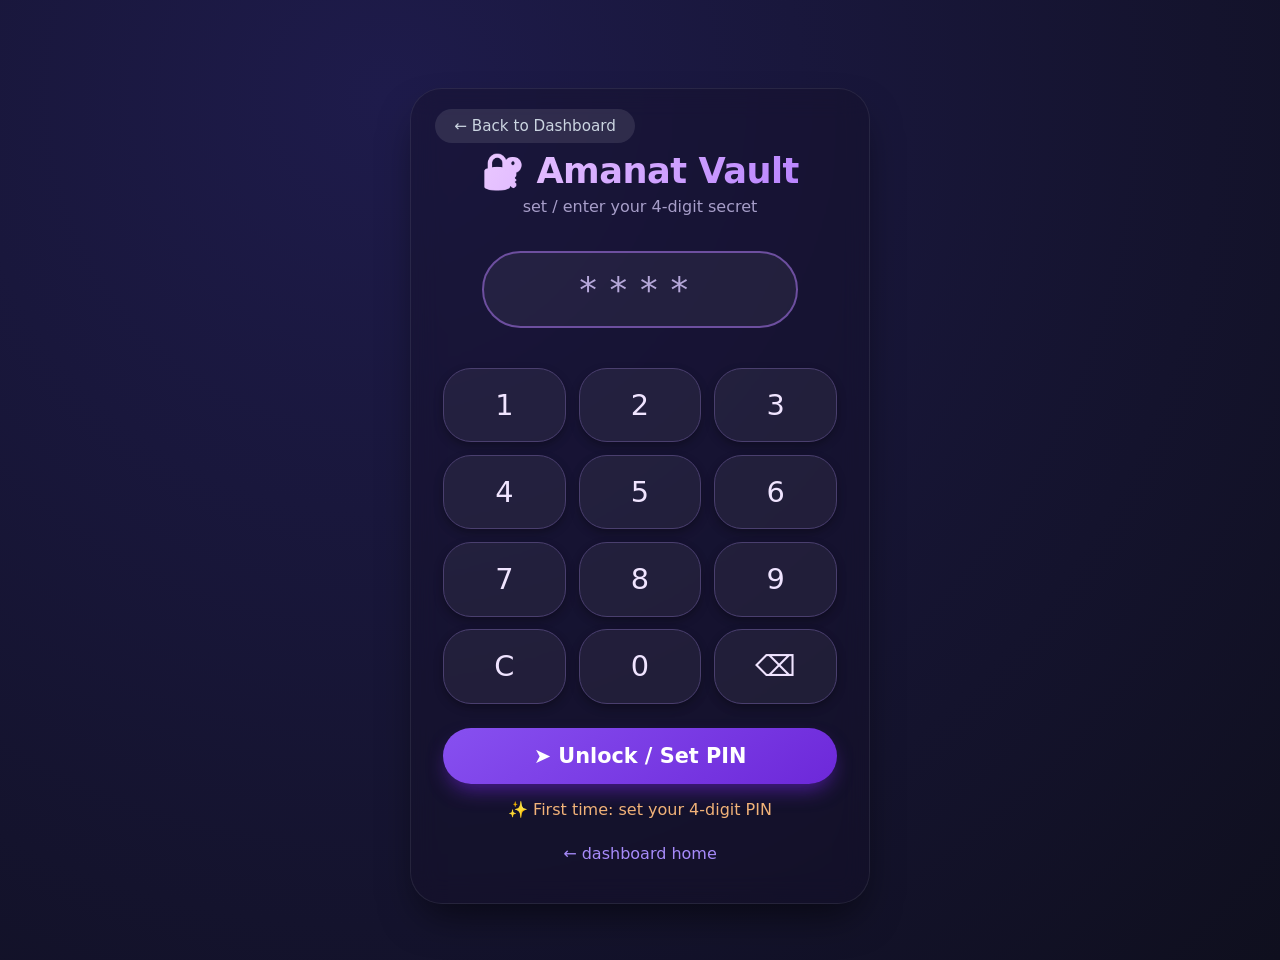
<file: src/main/resources/static/hidden.html>
<!DOCTYPE html>
<html lang="en">
<head>
    <meta charset="UTF-8">
    <meta name="viewport" content="width=device-width, initial-scale=1.0">
    <title>Amanat Vault · hidden notes</title>
    <style>
        * {
            margin: 0;
            padding: 0;
            box-sizing: border-box;
            font-family: 'Inter', system-ui, -apple-system, BlinkMacSystemFont, sans-serif;
        }

        body {
            min-height: 100vh;
            background: radial-gradient(circle at 30% 10%, #1e1b4b, #0f0f1e);
            color: #f0e9ff;
            transition: background 0.3s, color 0.2s;
        }

        body.light {
            background: #f5f0fa;
            color: #1e1b2e;
        }

        /* main container */
        .container {
            max-width: 1200px;
            margin: 0 auto;
            padding: 1.5rem;
            position: relative;
            z-index: 5;
        }

        .glass {
            background: rgba(20, 15, 40, 0.4);
            backdrop-filter: blur(14px);
            -webkit-backdrop-filter: blur(14px);
            border: 1px solid rgba(255, 255, 255, 0.08);
            border-radius: 2rem;
            box-shadow: 0 20px 40px -12px rgba(0, 0, 0, 0.6);
        }

        body.light .glass {
            background: rgba(255, 255, 255, 0.6);
            border-color: rgba(160, 120, 255, 0.2);
        }

        /* login / vault screens */
        .hidden {
            display: none !important;
        }

        /* login card */
        #loginScreen {
            max-width: 460px;
            margin: 4rem auto 2rem;
            padding: 2rem 2rem 2.5rem;
            text-align: center;
            position: relative;
        }

        .back-dash {
            position: absolute;
            top: 20px;
            left: 24px;
            background: rgba(255,255,255,0.1);
            border: none;
            padding: 0.5rem 1.2rem;
            border-radius: 40px;
            font-size: 0.95rem;
            font-weight: 500;
            color: #cbd5e1;
            cursor: pointer;
            transition: 0.2s;
            display: flex;
            align-items: center;
            gap: 6px;
        }

        .back-dash:hover {
            background: rgba(200, 170, 255, 0.25);
            color: white;
        }

        body.light .back-dash {
            color: #2d2a4a;
            background: rgba(30, 20, 50, 0.1);
        }

        h2 {
            font-size: 2.2rem;
            font-weight: 600;
            letter-spacing: -0.5px;
            margin: 1.8rem 0 0.3rem;
            background: linear-gradient(120deg, #f0d0ff, #b47cff);
            -webkit-background-clip: text;
            -webkit-text-fill-color: transparent;
        }

        .pin-sub {
            color: #a79ec9;
            margin-bottom: 1.2rem;
        }

        #pin {
            width: 80%;
            font-size: 2.5rem;
            letter-spacing: 1rem;
            text-align: center;
            background: rgba(255,255,255,0.05);
            border: 2px solid #6d4f9f;
            border-radius: 40px;
            padding: 1rem 0.5rem;
            color: white;
            font-weight: 500;
            margin: 1rem auto;
            outline: none;
        }

        body.light #pin {
            background: white;
            color: #1a1430;
            border-color: #aa8cd2;
        }

        .keypad {
            display: grid;
            grid-template-columns: repeat(3, 1fr);
            gap: 0.8rem;
            margin: 1.5rem 0 1rem;
        }

        .keypad button {
            background: rgba(255,255,255,0.05);
            border: 1px solid #4a3f6e;
            border-radius: 28px;
            padding: 1.2rem 0;
            font-size: 1.8rem;
            font-weight: 500;
            color: #f0e4ff;
            transition: 0.15s;
            cursor: pointer;
            box-shadow: 0 4px 10px rgba(0,0,0,0.3);
        }

        .keypad button:active { transform: scale(0.95); background: #5d4480; }

        body.light .keypad button {
            background: #ece5ff;
            color: #2a1f44;
            border-color: #bba6e0;
        }

        .unlock-btn {
            background: linear-gradient(145deg, #8750f0, #6d28d9);
            border: none;
            border-radius: 40px;
            padding: 1rem 2rem;
            font-size: 1.3rem;
            font-weight: 600;
            color: white;
            width: 100%;
            margin: 0.5rem 0 1rem;
            cursor: pointer;
            box-shadow: 0 10px 20px -5px #4c1d95;
        }

        .back-link-bottom {
            display: inline-block;
            margin-top: 0.8rem;
            color: #a78bfa;
            text-decoration: none;
            font-weight: 500;
        }

        .back-link-bottom:hover { text-decoration: underline; }

        /* vault top bar */
        .top-bar {
            display: flex;
            justify-content: space-between;
            align-items: center;
            flex-wrap: wrap;
            gap: 1rem;
            padding: 1rem 2rem;
            margin-bottom: 2rem;
        }

        .btn-outline {
            background: transparent;
            border: 1px solid #7b6aa3;
            border-radius: 40px;
            padding: 0.5rem 1.4rem;
            color: #e2d9ff;
            font-weight: 500;
            cursor: pointer;
            transition: 0.2s;
        }

        .btn-outline:hover { background: rgba(255,255,255,0.1); border-color: #b494ff; }

        body.light .btn-outline {
            color: #2b2542;
            border-color: #917bc0;
        }

        .mode-toggle {
            background: #312d4a;
            border-radius: 40px;
            padding: 0.5rem 1.2rem;
            cursor: pointer;
        }

        /* note form */
        .note-form {
            display: grid;
            gap: 1rem;
            padding: 2rem;
            margin-bottom: 2rem;
        }

        input, textarea, select {
            background: rgba(0,0,0,0.25);
            border: 1px solid #5d4d82;
            border-radius: 24px;
            padding: 1rem 1.5rem;
            font-size: 1rem;
            color: white;
            outline: none;
        }

        body.light input, body.light textarea, body.light select {
            background: rgba(255,255,255,0.8);
            color: #1d172c;
            border-color: #b59bd9;
        }

        ::placeholder { color: #b5a7d9; }

        .btn-primary {
            background: linear-gradient(135deg, #a256f0, #7136c9);
            border: none;
            border-radius: 40px;
            padding: 1rem;
            font-weight: 600;
            font-size: 1.1rem;
            color: white;
            cursor: pointer;
            box-shadow: 0 8px 18px #381e70;
        }

        /* notes grid */
        .notes-grid {
            display: grid;
            grid-template-columns: repeat(auto-fill, minmax(300px, 1fr));
            gap: 1.5rem;
            margin-top: 1.5rem;
        }

        .note-card {
            background: rgba(15, 12, 30, 0.6);
            backdrop-filter: blur(8px);
            border-radius: 1.8rem;
            padding: 1.8rem;
            border: 1px solid #5d4c86;
            transition: 0.25s;
        }

        .note-card:hover { transform: translateY(-6px); border-color: #b27aff; }

        .note-header {
            display: flex;
            justify-content: space-between;
            align-items: flex-start;
        }

        .note-title {
            font-size: 1.5rem;
            font-weight: 600;
            background: linear-gradient(145deg, #f0d6ff, #cba6ff);
            -webkit-background-clip: text;
            -webkit-text-fill-color: transparent;
        }

        .note-time {
            font-size: 0.8rem;
            color: #a594cd;
        }

        .note-tags {
            background: #42375e;
            display: inline-block;
            padding: 0.25rem 1rem;
            border-radius: 40px;
            font-size: 0.9rem;
            margin: 0.8rem 0;
        }

        .share-row {
            display: flex;
            gap: 0.8rem;
            margin: 1rem 0 0.5rem;
            flex-wrap: wrap;
        }

        .share-btn {
            background: rgba(255,255,255,0.08);
            border: none;
            border-radius: 40px;
            padding: 0.4rem 1rem;
            font-size: 0.9rem;
            color: #d4c4ff;
            cursor: pointer;
            display: inline-flex;
            align-items: center;
            gap: 6px;
            transition: 0.15s;
            text-decoration: none;
        }

        .share-btn:hover {
            background: #6f4eb3;
            color: white;
        }

        .note-actions {
            display: flex;
            gap: 0.7rem;
            margin-top: 1.2rem;
            flex-wrap: wrap;
        }

        .btn-danger {
            background: #b91c1c;
            color: white;
            border: none;
            border-radius: 30px;
            padding: 0.5rem 1.2rem;
            font-weight: 600;
            cursor: pointer;
        }

        /* modal */
        .modal {
            position: fixed;
            inset: 0;
            background: rgba(5, 0, 15, 0.8);
            backdrop-filter: blur(8px);
            display: flex;
            align-items: center;
            justify-content: center;
            z-index: 200;
        }

        .modal-content {
            max-width: 500px;
            width: 90%;
            padding: 2.2rem;
        }

        /* toast */
        .toast {
            position: fixed;
            bottom: 2rem;
            left: 50%;
            transform: translateX(-50%);
            background: #1d1730;
            color: #e2d5ff;
            padding: 1rem 2.2rem;
            border-radius: 60px;
            font-weight: 500;
            box-shadow: 0 20px 40px black;
            opacity: 0;
            transition: opacity 0.3s;
            z-index: 999;
            border: 1px solid #9d7ee0;
        }

        .toast.show { opacity: 1; }

        .empty-state {
            text-align: center;
            padding: 5rem 2rem;
            color: #9d8dc9;
            font-size: 1.5rem;
        }
    </style>
</head>
<body class="dark">

<div class="container">

    <!-- LOGIN SCREEN with custom PIN & back (ALL ENGLISH) -->
    <div id="loginScreen" class="glass">
        <button class="back-dash" onclick="goToHome()">← Back to Dashboard</button>

        <h2>🔐 Amanat Vault</h2>
        <p class="pin-sub">set / enter your 4-digit secret</p>

        <!-- custom PIN input -->
        <input type="password" id="pin" maxlength="4" placeholder="****" inputmode="numeric" style="font-size:2.2rem; letter-spacing:0.8rem;">

        <div class="keypad">
            <button onclick="addDigit('1')">1</button>
            <button onclick="addDigit('2')">2</button>
            <button onclick="addDigit('3')">3</button>
            <button onclick="addDigit('4')">4</button>
            <button onclick="addDigit('5')">5</button>
            <button onclick="addDigit('6')">6</button>
            <button onclick="addDigit('7')">7</button>
            <button onclick="addDigit('8')">8</button>
            <button onclick="addDigit('9')">9</button>
            <button onclick="clearPin()">C</button>
            <button onclick="addDigit('0')">0</button>
            <button onclick="backPin()">⌫</button>
        </div>

        <!-- unlock / set pin button -->
        <button class="unlock-btn" onclick="handlePinUnlock()">➤ Unlock / Set PIN</button>

        <p id="loginMessage" style="color:#f2b279; min-height:2rem;"></p>

        <!-- extra back link -->
        <a href="#" class="back-link-bottom" onclick="goToHome(); return false;">← dashboard home</a>
    </div>

    <!-- VAULT SCREEN (ALL ENGLISH) -->
    <div id="vaultScreen" class="hidden">

        <div class="top-bar glass">
            <button class="btn-outline" onclick="goToHome()">← Home</button>
            <h2 style="margin:0; font-size:1.9rem;">📦 Amanat notes</h2>
            <div style="display:flex; gap:12px; align-items:center;">
                <button class="btn-outline" onclick="exportNotes()">📄 JSON</button>
                <button class="btn-outline" onclick="copyAllNotes()">📋 copy all</button>
                <span class="mode-toggle" onclick="toggleTheme()">🌙/☀️</span>
            </div>
        </div>

        <!-- note form -->
        <div class="glass note-form">
            <input type="text" id="nTitle" placeholder="Note title...">
            <textarea id="nContent" rows="4" placeholder="Your private thoughts..."></textarea>
            <select id="nTag">
                <option value="">— choose tag —</option>
                <option value="Personal">Personal</option>
                <option value="Finance">Finance</option>
                <option value="Work">Work</option>
                <option value="Idea">Idea / Plan</option>
                <option value="Kashi">Kashi</option>
            </select>
            <button class="btn-primary" onclick="saveNote()">🔒 Save secure note</button>
        </div>

        <!-- search -->
        <input type="text" id="search" placeholder="🔍 Search notes..." oninput="filterNotes()" style="width:100%; margin:1rem 0;">

        <!-- notes grid -->
        <div id="notesList" class="notes-grid"></div>
        <div id="emptyMsg" class="empty-state hidden">✍️ No notes yet ... start writing your secrets</div>
    </div>
</div>

<!-- edit modal (all English) -->
<div id="editModal" class="modal hidden">
    <div class="modal-content glass">
        <h3 style="margin-bottom:1rem;">✏️ Edit note</h3>
        <input type="text" id="eTitle" placeholder="Title">
        <textarea id="eContent" rows="5" style="margin:0.5rem 0;" placeholder="Content"></textarea>
        <select id="eTag">
            <option value="">— tag —</option>
            <option value="Personal">Personal</option>
            <option value="Finance">Finance</option>
            <option value="Work">Work</option>
            <option value="Idea">Idea</option>
            <option value="Kashi">Kashi</option>
        </select>
        <div style="display:flex; gap:1rem; margin-top:1.8rem;">
            <button class="btn-primary" onclick="updateNote()" style="flex:2;">Save changes</button>
            <button class="btn-outline" onclick="closeModal()" style="flex:1;">Cancel</button>
        </div>
    </div>
</div>

<!-- toast -->
<div id="toast" class="toast"></div>

<script>
    (function() {
        // ---------- CUSTOM PIN (user settable) ----------
        let USER_PIN = localStorage.getItem('amanat_user_pin') || null;   // null means not set yet

        // notes data
        let notes = JSON.parse(localStorage.getItem('amanat_notes_v3')) || [];
        let editIdx = -1;

        // UI elements
        const loginScreen = document.getElementById('loginScreen');
        const vaultScreen = document.getElementById('vaultScreen');
        const pinInput = document.getElementById('pin');
        const loginMsg = document.getElementById('loginMessage');
        const toast = document.getElementById('toast');

        function showToast(msg, duration = 2000) {
            toast.textContent = msg;
            toast.classList.add('show');
            setTimeout(() => toast.classList.remove('show'), duration);
        }

        // ---------- PIN helpers ----------
        window.addDigit = (d) => { if (pinInput.value.length < 4) pinInput.value += d; };
        window.clearPin = () => pinInput.value = '';
        window.backPin = () => pinInput.value = pinInput.value.slice(0, -1);

        window.handlePinUnlock = function() {
            const entered = pinInput.value;
            if (entered.length !== 4) {
                loginMsg.innerText = '❌ Please enter 4 digits';
                return;
            }

            // case 1: no PIN set yet → set as new PIN
            if (!USER_PIN) {
                USER_PIN = entered;
                localStorage.setItem('amanat_user_pin', entered);
                pinInput.value = '';
                loginMsg.innerText = '✅ PIN set! Now unlock with it';
                showToast('New PIN saved');
                return;
            }

            // case 2: PIN already set → verify
            if (entered === USER_PIN) {
                // unlock
                loginScreen.classList.add('hidden');
                vaultScreen.classList.remove('hidden');
                renderNotes();
                pinInput.value = '';
                loginMsg.innerText = '';
                showToast('🔓 Vault unlocked');
            } else {
                loginMsg.innerText = '❌ Wrong PIN';
                showToast('Incorrect PIN');
            }
        };

        // back to dashboard (you can replace the url)
        window.goToHome = function() {
            window.location.href = 'dashboard.html';  // change as needed
        };

        window.logout = function() {
            vaultScreen.classList.add('hidden');
            loginScreen.classList.remove('hidden');
            pinInput.value = '';
        };

        // ---------- note functions ----------
        window.saveNote = function() {
            const title = document.getElementById('nTitle').value.trim();
            const content = document.getElementById('nContent').value.trim();
            const tag = document.getElementById('nTag').value;
            if (!title || !content) return showToast('Please enter both title and content');

            const time = new Date().toLocaleString('en-US', { dateStyle: 'medium', timeStyle: 'short' });
            notes.push({ title, content, tag, time });
            localStorage.setItem('amanat_notes_v3', JSON.stringify(notes));

            document.getElementById('nTitle').value = '';
            document.getElementById('nContent').value = '';
            document.getElementById('nTag').value = '';

            renderNotes();
            showToast('Note saved');
        };

        function renderNotes(filterText = '') {
            const container = document.getElementById('notesList');
            const empty = document.getElementById('emptyMsg');
            container.innerHTML = '';

            const filtered = notes.filter(n =>
                n.title.toLowerCase().includes(filterText.toLowerCase()) ||
                n.content.toLowerCase().includes(filterText.toLowerCase()) ||
                (n.tag && n.tag.toLowerCase().includes(filterText.toLowerCase()))
            );

            if (filtered.length === 0) {
                empty.classList.remove('hidden');
                return;
            }
            empty.classList.add('hidden');

            filtered.forEach((note) => {
                const idx = notes.indexOf(note); // original index for delete/edit
                const card = document.createElement('div');
                card.className = 'note-card';

                // escape content for safe html
                const safeContent = note.content.replace(/</g, '&lt;').replace(/>/g, '&gt;').replace(/\n/g, '<br>');
                const tagHtml = note.tag ? `<div class="note-tags"># ${note.tag}</div>` : '';

                // shareable text (plain)
                const shareText = encodeURIComponent(`${note.title} – ${note.content} (Amanat note)`);
                const shareUrl = encodeURIComponent(window.location.href);

                card.innerHTML = `
                    <div class="note-header">
                        <span class="note-title">${note.title}</span>
                        <span class="note-time">${note.time}</span>
                    </div>
                    ${tagHtml}
                    <div class="note-content">${safeContent}</div>

                    <!-- SOCIAL SHARE ROW (all English labels) -->
                    <div class="share-row">
                        <a class="share-btn" href="https://wa.me/?text=${shareText}" target="_blank">📱 WhatsApp</a>
                        <a class="share-btn" href="https://www.facebook.com/sharer/sharer.php?u=${shareUrl}&quote=${shareText}" target="_blank">📘 FB</a>
                        <a class="share-btn" href="https://twitter.com/intent/tweet?text=${shareText}" target="_blank">🐦 X</a>
                        <a class="share-btn" href="https://t.me/share/url?url=${shareUrl}&text=${shareText}" target="_blank">✈️ Telegram</a>
                        <a class="share-btn" href="mailto:?subject=Amanat note&body=${shareText}">📧 Email</a>
                    </div>

                    <div class="note-actions">
                        <button class="btn-outline" style="padding:0.4rem 1.2rem;" onclick="copyNote('${note.content.replace(/'/g, "\\'").replace(/\n/g, ' ')}')">📋 Copy</button>
                        <button class="btn-outline" onclick="openEdit(${idx})">✎ Edit</button>
                        <button class="btn-danger" onclick="deleteNote(${idx})">🗑️ Delete</button>
                    </div>
                `;
                container.appendChild(card);
            });
        }

        window.filterNotes = function() {
            renderNotes(document.getElementById('search').value);
        };

        window.copyNote = function(text) {
            navigator.clipboard.writeText(text).then(() => showToast('Copied!')).catch(() => showToast('Copy failed'));
        };

        window.copyAllNotes = function() {
            if (!notes.length) return showToast('No notes to copy');
            let all = '';
            notes.forEach((n,i) => { all += `${i+1}. ${n.title}\n${n.content}\n[${n.tag || 'no tag'}]\n————\n`; });
            navigator.clipboard.writeText(all).then(() => showToast('All notes copied')).catch(() => showToast('Copy failed'));
        };

        window.exportNotes = function() {
            if (!notes.length) return showToast('Nothing to export');
            const data = 'data:text/json;charset=utf-8,' + encodeURIComponent(JSON.stringify(notes,null,2));
            const a = document.createElement('a');
            a.href = data;
            a.download = `amanat_${new Date().toISOString().slice(0,10)}.json`;
            a.click();
            showToast('Exported as JSON');
        };

        window.openEdit = function(index) {
            editIdx = index;
            const n = notes[index];
            document.getElementById('eTitle').value = n.title;
            document.getElementById('eContent').value = n.content;
            document.getElementById('eTag').value = n.tag || '';
            document.getElementById('editModal').classList.remove('hidden');
        };

        window.closeModal = function() {
            document.getElementById('editModal').classList.add('hidden');
            editIdx = -1;
        };

        window.updateNote = function() {
            if (editIdx < 0) return;
            const title = document.getElementById('eTitle').value.trim();
            const content = document.getElementById('eContent').value.trim();
            const tag = document.getElementById('eTag').value;
            if (!title || !content) return showToast('Title and content required');

            notes[editIdx] = {
                ...notes[editIdx],
                title, content, tag,
                time: new Date().toLocaleString('en-US', { dateStyle: 'medium', timeStyle: 'short' }) + ' (edited)'
            };
            localStorage.setItem('amanat_notes_v3', JSON.stringify(notes));
            closeModal();
            renderNotes(document.getElementById('search').value);
            showToast('Note updated');
        };

        window.deleteNote = function(index) {
            if (!confirm('Are you sure? This note will be deleted.')) return;
            notes.splice(index, 1);
            localStorage.setItem('amanat_notes_v3', JSON.stringify(notes));
            renderNotes(document.getElementById('search').value);
            showToast('Deleted');
        };

        // theme toggle
        window.toggleTheme = function() {
            document.body.classList.toggle('light');
            localStorage.setItem('amanat_theme', document.body.classList.contains('light') ? 'light' : 'dark');
        };

        // initial theme load
        if (localStorage.getItem('amanat_theme') === 'light') {
            document.body.classList.add('light');
        }

        // If PIN exists, show hint
        if (USER_PIN) {
            loginMsg.innerText = '🔐 PIN already set, please unlock';
        } else {
            loginMsg.innerText = '✨ First time: set your 4-digit PIN';
        }

        // make renderNotes global
        window.renderNotes = renderNotes;
    })();
</script>

</body>
</html>
</file>
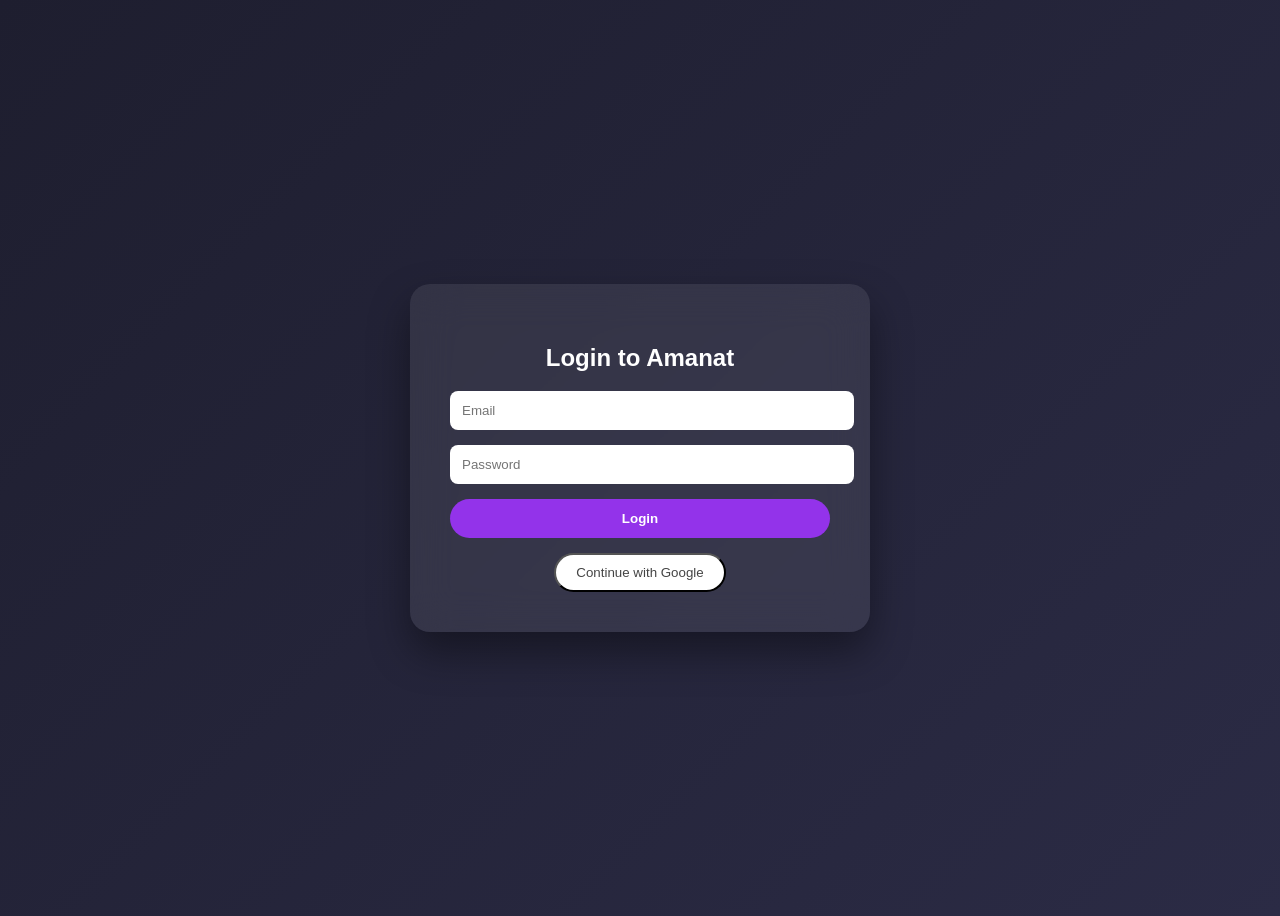
<file: src/main/resources/static/login.html>
<!DOCTYPE html>
<html lang="en">
<head>
    <meta charset="UTF-8">
    <title>Login - Amanat</title>

    <style>
        body {
            height: 100vh;
            display: flex;
            justify-content: center;
            align-items: center;
            background: linear-gradient(135deg, #1e1e2f, #2b2b45);
            font-family: Arial, sans-serif;
        }

        .auth-card {
            background: rgba(255,255,255,0.08);
            backdrop-filter: blur(20px);
            padding: 40px;
            border-radius: 20px;
            width: 380px;
            text-align: center;
            color: white;
            box-shadow: 0 20px 40px rgba(0,0,0,0.4);
        }

        .input-field {
            width: 100%;
            padding: 12px;
            margin-bottom: 15px;
            border-radius: 8px;
            border: none;
            outline: none;
        }

        .main-btn {
            width: 100%;
            padding: 12px;
            border-radius: 25px;
            border: none;
            background: #9333ea;
            color: white;
            font-weight: bold;
            cursor: pointer;
        }

        .google-btn {
            margin-top: 15px;
            display: inline-block;
            padding: 10px 20px;
            background: white;
            color: #444;
            border-radius: 25px;
            text-decoration: none;
        }
    </style>
</head>
<body>

<div class="auth-card">

    <h2>Login to Amanat</h2>

    <form id="loginForm">
        <input type="email" id="email" placeholder="Email" class="input-field" required>
        <input type="password" id="password" placeholder="Password" class="input-field" required>

        <button type="submit" class="main-btn">Login</button>
    </form>

    <button onclick="googleLogin()" class="google-btn">
        Continue with Google
    </button>

</div>
<script>
document.getElementById("loginForm").addEventListener("submit", async function (e) {

    e.preventDefault(); // very important

    const email = document.getElementById("email").value;
    const password = document.getElementById("password").value;

    console.log("Login button clicked"); //  debug

    try {
        const response = await fetch("http://localhost:8080/api/auth/login", {
            method: "POST",
            headers: {
                "Content-Type": "application/json"
            },
            body: JSON.stringify({
                email: email,
                password: password
            })
        });

        const data = await response.json();

        console.log("Response:", data); //  debug

        if (response.status === 200) {

            localStorage.setItem("userName", data.name);

            alert("Login Successful .");

            window.location.href = "dashboard.html"; // redirect

        } else {
            alert(data.message || "Login Failed X");
        }

    } catch (error) {
        console.log("Error:", error);
        alert("Server error X");
    }

});
</script>

</body>
</html>
</file>
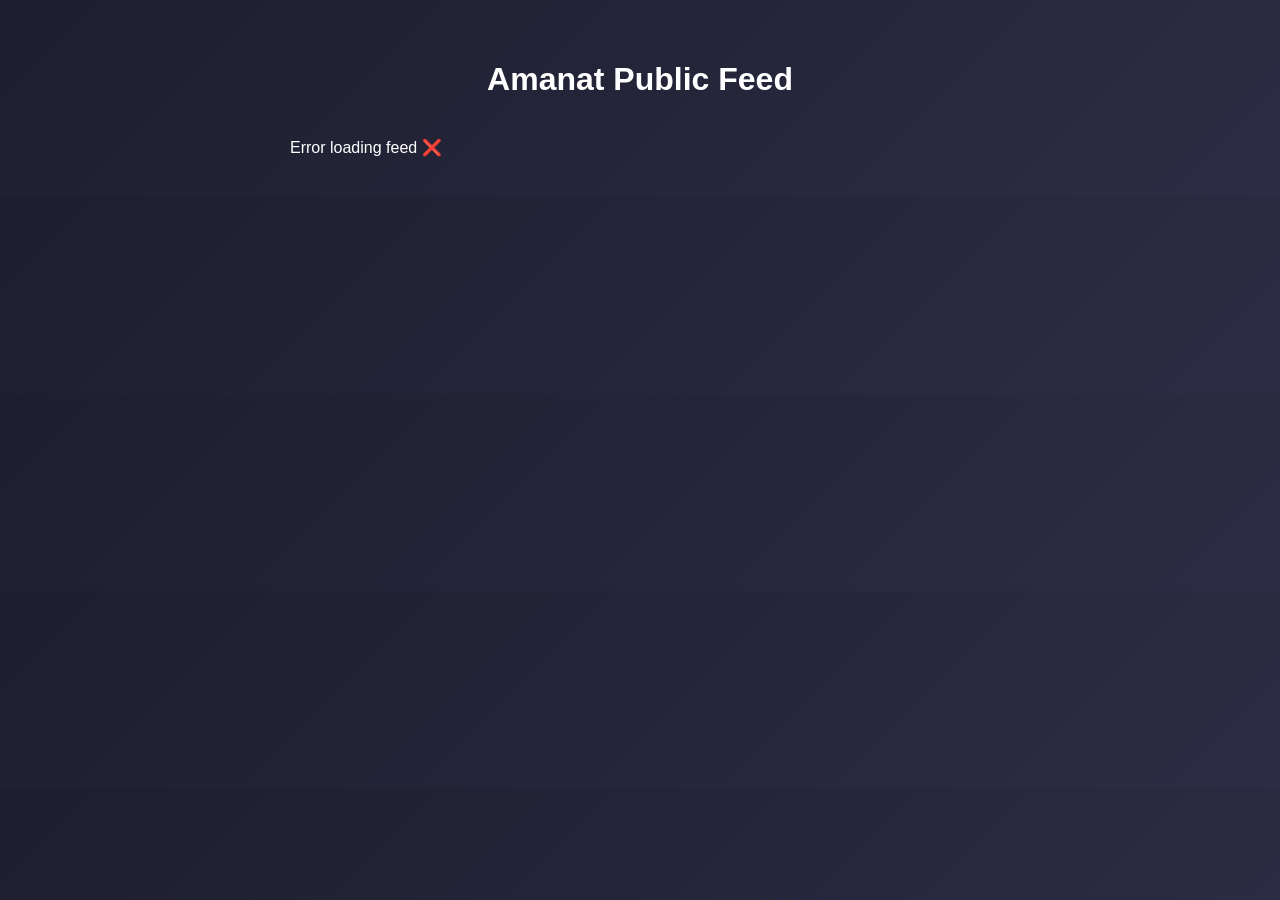
<file: src/main/resources/static/public-feed.html>
<!DOCTYPE html>
<html>
<head>
<title>Amanat Public Feed</title>
<style>

body {
  background: linear-gradient(135deg, #1e1e2f, #2c2c44);
  font-family: Arial;
  margin: 0;
  padding: 40px;
  color: white;
}

h1 {
  text-align: center;
  margin-bottom: 40px;
}

.feed-container {
  max-width: 700px;
  margin: auto;
}

.post-card {
  background: rgba(255,255,255,0.08);
  backdrop-filter: blur(10px);
  padding: 20px;
  margin-bottom: 20px;
  border-radius: 15px;
  transition: 0.3s;
}

.post-card:hover {
  transform: scale(1.02);
}

.post-author {
  font-weight: bold;
  margin-bottom: 10px;
  color: #c084fc;
}

.post-date {
  font-size: 12px;
  opacity: 0.7;
  margin-bottom: 10px;
}

.post-content {
  white-space: pre-wrap;
}

</style>
</head>

<body>

<h1> Amanat Public Feed</h1>

<div class="feed-container" id="feedContainer">
Loading posts...
</div>

<script>

async function loadFeed() {
  try {
    const response = await fetch("http://localhost:8080/api/posts/public");
    const posts = await response.json();

    const container = document.getElementById("feedContainer");
    container.innerHTML = "";

    if(posts.length === 0){
      container.innerHTML = "<p style='text-align:center;'>No posts yet</p>";
      return;
    }

    posts.forEach(post => {

      const card = document.createElement("div");
      card.className = "post-card";

      card.innerHTML = `
        <div class="post-author">${post.authorName || "Anonymous"}</div>
        <div class="post-date">${new Date(post.createdAt).toLocaleString()}</div>
        <div class="post-content">${post.content}</div>
      `;

      container.appendChild(card);
    });

  } catch (error) {
    document.getElementById("feedContainer").innerHTML = "Error loading feed ❌";
  }
}

loadFeed();

</script>

</body>
</html>
</file>
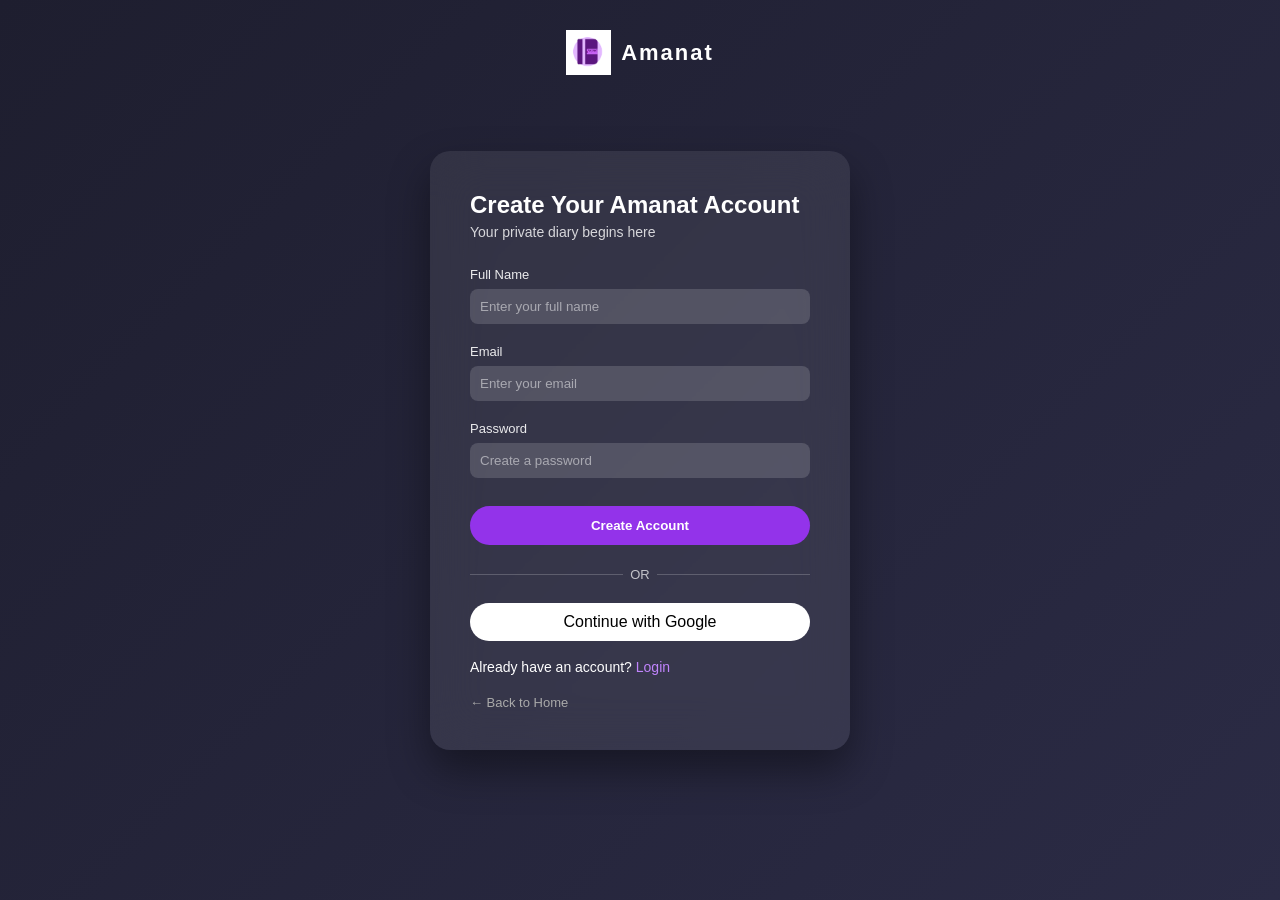
<file: src/main/resources/static/signup.html>
<!DOCTYPE html>
<html lang="en">
<head>
<meta charset="UTF-8">
<meta name="viewport" content="width=device-width, initial-scale=1.0">
<title>Sign Up - Amanat</title>

<style>
*{
    margin:0;
    padding:0;
    box-sizing:border-box;
    font-family:'Segoe UI', sans-serif;
}

body{
    height:100vh;
    display:flex;
    justify-content:center;
    align-items:center;
    background:linear-gradient(135deg,#1e1e2f,#2b2b45);
}

/* ================= LOGO ================= */

.logo-wrapper{
    position:absolute;
    top:30px;
    display:flex;
    align-items:center;
    gap:10px;
    cursor:pointer;
}

.logo-img{
    width:45px;
    height:45px;
    object-fit:contain;
}

.logo-text{
    font-size:22px;
    font-weight:bold;
    letter-spacing:2px;
    color:white;
    transition:0.3s;
}

.logo-wrapper:hover .logo-text{
    color:#c084fc;
}

/* ================= AUTH CARD ================= */

.auth-container{
    display:flex;
    justify-content:center;
    align-items:center;
}

.auth-card{
    width:420px;
    background:rgba(255,255,255,0.08);
    backdrop-filter:blur(25px);
    padding:40px;
    border-radius:20px;
    box-shadow:0 20px 40px rgba(0,0,0,0.4);
    color:white;
    animation:fadeIn 0.8s ease;
}

.auth-title{
    font-size:24px;
    margin-bottom:5px;
}

.auth-subtitle{
    font-size:14px;
    opacity:0.8;
    margin-bottom:25px;
}

/* ================= INPUTS ================= */

.input-group{
    margin-bottom:18px;
    text-align:left;
}

.input-group label{
    font-size:13px;
    opacity:0.9;
}

.input-group input{
    width:100%;
    padding:10px;
    margin-top:6px;
    border-radius:8px;
    border:none;
    outline:none;
    background:rgba(255,255,255,0.15);
    color:white;
}

.input-group input::placeholder{
    color:rgba(255,255,255,0.5);
}

/* ================= BUTTON ================= */

.auth-btn{
    width:100%;
    padding:12px;
    border-radius:30px;
    border:none;
    background:#9333ea;
    color:white;
    font-weight:bold;
    cursor:pointer;
    transition:0.3s;
    margin-top:10px;
}

.auth-btn:hover{
    background:#c084fc;
    transform:scale(1.03);
}

/* ================= GOOGLE ================= */

.google-btn{
    display:block;
    text-align:center;
    padding:10px;
    border-radius:25px;
    background:white;
    color:black;
    font-weight:500;
    text-decoration:none;
    margin-top:15px;
    transition:0.3s;
}

.google-btn:hover{
    background:#f1f1f1;
}

/* ================= DIVIDER ================= */

.divider{
    text-align:center;
    margin:20px 0;
    position:relative;
}

.divider::before,
.divider::after{
    content:"";
    position:absolute;
    top:50%;
    width:45%;
    height:1px;
    background:rgba(255,255,255,0.2);
}

.divider::before{ left:0; }
.divider::after{ right:0; }

.divider span{
    padding:0 10px;
    font-size:13px;
    opacity:0.7;
}

/* ================= LINKS ================= */

.switch-text{
    margin-top:18px;
    font-size:14px;
}

.switch-text a{
    color:#c084fc;
    text-decoration:none;
    font-weight:500;
}

.switch-text a:hover{
    text-decoration:underline;
}

.back-home{
    display:block;
    margin-top:20px;
    font-size:13px;
    text-decoration:none;
    color:#aaa;
}

.back-home:hover{
    color:white;
}

/* ================= ANIMATION ================= */

@keyframes fadeIn{
    from{opacity:0; transform:translateY(20px);}
    to{opacity:1; transform:translateY(0);}
}

</style>
</head>

<body>

<!-- LOGO -->
<div class="logo-wrapper">
    <img src="amanat-logo.png" class="logo-img">
    <span class="logo-text">Amanat</span>
</div>

<!-- SIGNUP CARD -->
<div class="auth-container">
<div class="auth-card">

<h2 class="auth-title">Create Your Amanat Account</h2>

<p class="auth-subtitle">Your private diary begins here</p>

<form id="signupForm">
    <div class="input-group">
        <label>Full Name</label>
        <input type="text" id="name" placeholder="Enter your full name" required>
    </div>

    <div class="input-group">
        <label>Email</label>
        <input type="email" id="email" placeholder="Enter your email" required>
    </div>

    <div class="input-group">
        <label>Password</label>
        <input type="password" id="password" placeholder="Create a password" required>
    </div>

    <button type="submit" class="auth-btn">Create Account</button>
</form>

<div class="divider">
    <span>OR</span>
</div>

<a href="/oauth2/authorization/google" class="google-btn">
    Continue with Google
</a>

<p class="switch-text">
    Already have an account? 
    <a href="login.html">Login</a>
</p>

<a href="index.html" class="back-home">
    ← Back to Home
</a>

</div>
</div>

<script>
document.getElementById("signupForm").addEventListener("submit", function(e){
    e.preventDefault();

    const name=document.getElementById("name").value;
    const email=document.getElementById("email").value;
    const password=document.getElementById("password").value;

    fetch("http://localhost:8080/api/auth/signup", {

        method:"POST",
        headers:{ "Content-Type":"application/json" },
        body:JSON.stringify({ name,email,password })
    })
    .then(response=>{
        if(!response.ok){
            return response.text().then(text=>{ throw new Error(text); });
        }
        return response.text();
    })
    .then(()=>{
        alert("Signup successful ,Please login.");
        window.location.href="login.html";
    })
    .catch(error=>{
        alert("Error: "+error.message);
        console.error(error);
    });
});
</script>

</body>
</html>
</file>
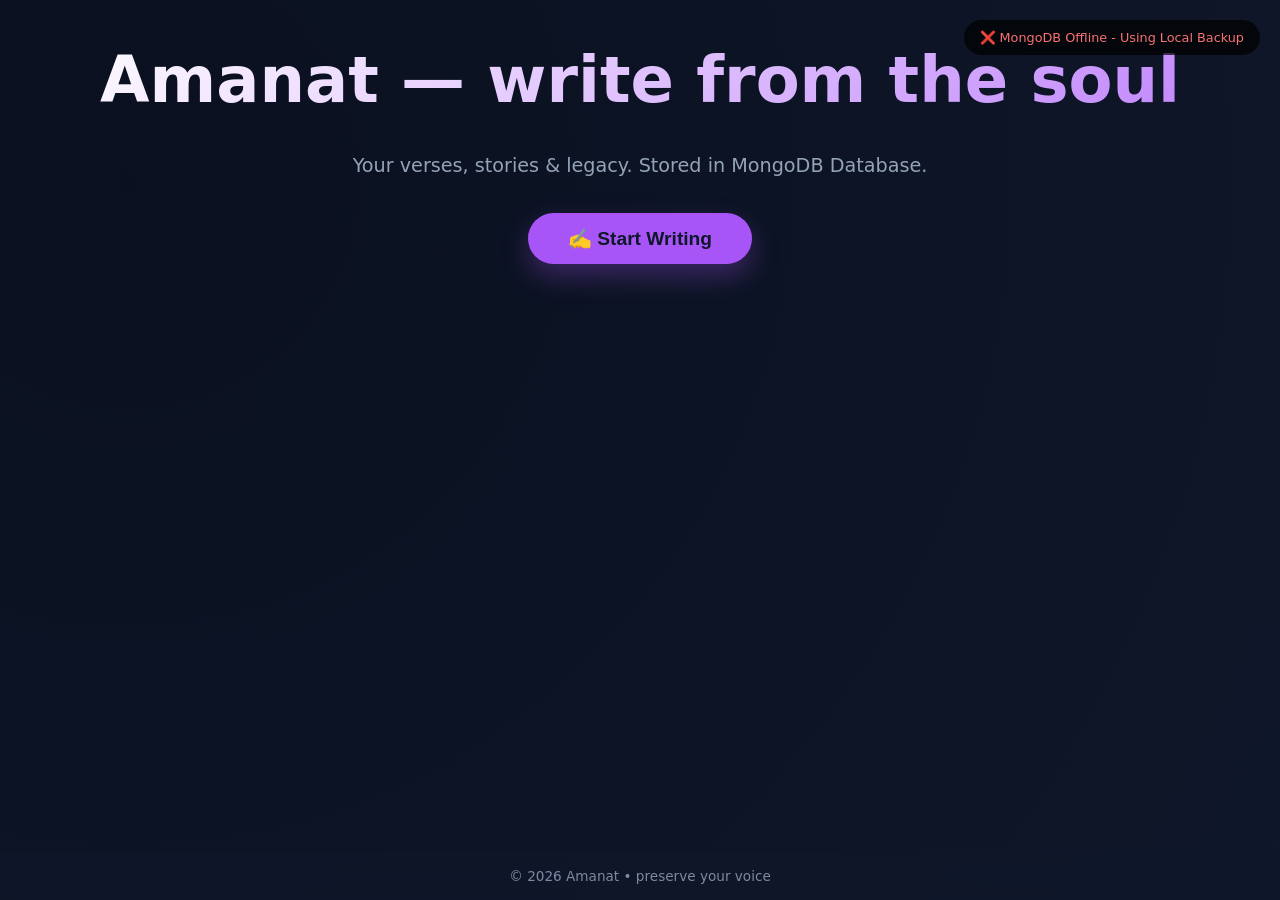
<file: src/main/resources/static/writing.html>
<!DOCTYPE html>
<html lang="en">
<head>
  <meta charset="UTF-8" />
  <meta name="viewport" content="width=device-width, initial-scale=1.0, user-scalable=yes" />
  <title>Amanat – Soulful Writing | MongoDB Database</title>
  <style>
    * {
      margin: 0;
      padding: 0;
      box-sizing: border-box;
    }

    :root {
      --bg-dark: #0f172a;
      --bg-darker: #0a101f;
      --accent: #a855f7;
      --accent-dark: #9333ea;
      --text: #e2e8f0;
      --text-muted: #94a3b8;
      --border: rgba(168, 85, 247, 0.2);
      --like-active: #ec4899;
      --card-glass: rgba(255, 255, 255, 0.04);
    }

    body {
      background: radial-gradient(circle at 10% 20%, var(--bg-darker), var(--bg-dark));
      color: var(--text);
      font-family: 'Inter', system-ui, -apple-system, 'Segoe UI', Roboto, sans-serif;
      line-height: 1.5;
      padding: 32px 20px 140px;
      min-height: 100vh;
      display: flex;
      flex-direction: column;
      align-items: center;
    }

    .app-container {
      max-width: 1200px;
      width: 100%;
    }

    .hero-section {
      text-align: center;
      margin-bottom: 60px;
      animation: fadeSlide 0.6s ease;
    }

    .hero-title {
      font-size: clamp(2.2rem, 7vw, 4rem);
      font-weight: 800;
      background: linear-gradient(135deg, #ffffff, #c084fc);
      background-clip: text;
      -webkit-background-clip: text;
      color: transparent;
      margin-bottom: 24px;
    }

    .hero-sub {
      color: var(--text-muted);
      max-width: 600px;
      margin: 0 auto 32px;
      font-size: 1.2rem;
    }

    .btn-primary {
      background: var(--accent);
      border: none;
      padding: 14px 40px;
      font-size: 1.2rem;
      font-weight: 700;
      border-radius: 60px;
      color: #0f172a;
      cursor: pointer;
      box-shadow: 0 12px 28px rgba(168, 85, 247, 0.3);
      transition: all 0.25s ease;
    }

    .btn-primary:hover {
      transform: translateY(-3px);
      background: var(--accent-dark);
      box-shadow: 0 20px 32px rgba(168, 85, 247, 0.45);
    }

    .btn-secondary {
      background: transparent;
      border: 1px solid var(--text-muted);
      padding: 10px 28px;
      border-radius: 40px;
      color: var(--text-muted);
      font-weight: 500;
      cursor: pointer;
      transition: 0.2s;
    }

    .btn-secondary:hover {
      border-color: var(--accent);
      color: white;
      background: rgba(168, 85, 247, 0.1);
    }

    .btn-danger {
      background: #dc2626;
      color: white;
      border: none;
      padding: 8px 16px;
      border-radius: 8px;
      cursor: pointer;
    }

    .action-bar {
      display: flex;
      flex-wrap: wrap;
      gap: 16px;
      justify-content: center;
      margin: 24px 0 28px;
    }

    .options-grid {
      display: grid;
      grid-template-columns: repeat(auto-fit, minmax(260px, 1fr));
      gap: 28px;
      margin: 40px 0;
    }

    .option-card {
      background: var(--card-glass);
      backdrop-filter: blur(8px);
      border: 1px solid var(--border);
      border-radius: 28px;
      padding: 32px 20px;
      text-align: center;
      cursor: pointer;
      transition: all 0.3s cubic-bezier(0.2, 0.9, 0.4, 1.1);
    }

    .option-card:hover {
      transform: translateY(-8px);
      border-color: var(--accent);
      background: rgba(168, 85, 247, 0.08);
    }

    .option-icon {
      font-size: 3.2rem;
      margin-bottom: 18px;
    }

    .option-title {
      font-size: 1.7rem;
      font-weight: 600;
      margin-bottom: 12px;
    }

    .env-panel {
      width: 100%;
      max-width: 900px;
      margin: 0 auto;
      background: rgba(10, 16, 31, 0.65);
      backdrop-filter: blur(4px);
      border-radius: 48px;
      padding: 32px 28px;
      border: 1px solid var(--border);
    }

    textarea {
      width: 100%;
      min-height: 320px;
      background: #0a0f1c;
      border: 1px solid #2d3a5e;
      border-radius: 24px;
      padding: 24px;
      font-size: 1.1rem;
      line-height: 1.6;
      color: #f1f5f9;
      font-family: 'Courier New', monospace;
      resize: vertical;
    }

    textarea:focus {
      outline: none;
      border-color: var(--accent);
      box-shadow: 0 0 0 3px rgba(168, 85, 247, 0.3);
    }

    .emoji-strip {
      display: flex;
      flex-wrap: wrap;
      gap: 12px;
      margin: 20px 0;
      justify-content: center;
    }

    .emoji-btn {
      background: #1e293b;
      border: none;
      font-size: 1.8rem;
      padding: 8px 14px;
      border-radius: 40px;
      cursor: pointer;
      transition: 0.2s;
    }

    .emoji-btn:hover {
      background: var(--accent);
      transform: scale(1.05);
    }

    .platform-grid {
      display: grid;
      grid-template-columns: repeat(auto-fit, minmax(180px, 1fr));
      gap: 20px;
      margin: 30px 0;
    }

    .platform-card {
      background: rgba(255, 255, 255, 0.05);
      border-radius: 20px;
      padding: 20px 12px;
      text-align: center;
      cursor: pointer;
      transition: 0.2s;
      border: 1px solid rgba(168, 85, 247, 0.2);
    }

    .platform-card:hover {
      transform: translateY(-4px);
      background: rgba(168, 85, 247, 0.12);
      border-color: var(--accent);
    }

    .platform-icon {
      font-size: 2rem;
      margin-bottom: 12px;
    }

    .platform-name {
      font-weight: 700;
      font-size: 1.1rem;
    }

    .draft-list {
      display: flex;
      flex-direction: column;
      gap: 20px;
      margin-top: 20px;
      max-height: 500px;
      overflow-y: auto;
    }

    .draft-card {
      background: #111827;
      border-radius: 24px;
      padding: 20px;
      border-left: 5px solid var(--accent);
      position: relative;
    }

    .draft-card:hover .hover-actions {
      opacity: 1;
    }

    .hover-actions {
      position: absolute;
      top: 16px;
      right: 16px;
      display: flex;
      gap: 12px;
      opacity: 0;
      transition: 0.2s;
    }

    .hover-btn {
      background: #1f2937;
      border: none;
      padding: 6px 12px;
      border-radius: 32px;
      color: white;
      cursor: pointer;
      font-size: 0.8rem;
    }

    .hover-btn:hover {
      background: var(--accent);
    }

    .modal {
      display: none;
      position: fixed;
      top: 0;
      left: 0;
      width: 100%;
      height: 100%;
      background: rgba(0, 0, 0, 0.85);
      backdrop-filter: blur(10px);
      align-items: center;
      justify-content: center;
      z-index: 2000;
    }

    .modal.active {
      display: flex;
    }

    .modal-card {
      background: #0f172a;
      border-radius: 40px;
      max-width: 500px;
      width: 90%;
      padding: 32px;
      text-align: center;
      border: 1px solid var(--accent);
    }

    .footer-bar {
      position: fixed;
      bottom: 0;
      left: 0;
      width: 100%;
      background: rgba(15, 23, 42, 0.9);
      backdrop-filter: blur(12px);
      padding: 14px 20px;
      text-align: center;
      font-size: 0.85rem;
      color: #7e8aa2;
      display: flex;
      justify-content: center;
      gap: 32px;
      flex-wrap: wrap;
      z-index: 99;
    }

    .hidden {
      display: none;
    }

    .status-msg {
      text-align: center;
      margin-top: 16px;
      padding: 10px;
      border-radius: 10px;
    }

    .status-success {
      background: rgba(34, 197, 94, 0.2);
      color: #4ade80;
    }

    .status-error {
      background: rgba(239, 68, 68, 0.2);
      color: #f87171;
    }

    .db-indicator {
      position: fixed;
      top: 20px;
      right: 20px;
      background: rgba(0,0,0,0.7);
      padding: 8px 16px;
      border-radius: 20px;
      font-size: 0.8rem;
      z-index: 100;
    }

    .db-connected {
      color: #4ade80;
    }

    .db-disconnected {
      color: #f87171;
    }

    @keyframes fadeSlide {
      from {
        opacity: 0;
        transform: translateY(12px);
      }
      to {
        opacity: 1;
        transform: translateY(0);
      }
    }
  </style>
</head>
<body>
<div class="db-indicator" id="dbIndicator">
  🔄 Checking Database...
</div>

<div class="app-container">
  <div id="dashboardView">
    <div class="hero-section">
      <h1 class="hero-title">Amanat — write from the soul</h1>
      <div class="hero-sub">Your verses, stories & legacy. Stored in MongoDB Database.</div>
      <button class="btn-primary" id="startWritingBtn">✍️ Start Writing</button>
    </div>
  </div>

  <div id="optionsView" class="hidden">
    <div style="text-align: center; margin-bottom: 20px;">
      <h2 style="font-size: 2rem;"> Choose your path</h2>
    </div>
    <div class="options-grid">
      <div class="option-card" data-type="poem" data-mode="write">
        <span class="option-icon">📜</span>
        <div class="option-title">Write a Poem</div>
        <p class="option-desc">Unleash rhythm & emotion</p>
      </div>
      <div class="option-card" data-type="story" data-mode="write">
        <span class="option-icon">📖</span>
        <div class="option-title">Write a Story</div>
        <p class="option-desc">Craft immersive worlds</p>
      </div>
      <div class="option-card" data-type="poem" data-mode="upload">
        <span class="option-icon">📤</span>
        <div class="option-title">Upload Poem</div>
        <p class="option-desc">Share existing poem</p>
      </div>
      <div class="option-card" data-type="story" data-mode="upload">
        <span class="option-icon">📂</span>
        <div class="option-title">Upload Story</div>
        <p class="option-desc">Publish finished story</p>
      </div>
    </div>
    <div style="display: flex; justify-content: center; margin-top: 30px;">
      <button class="btn-secondary" id="backToDashboardFromOpt">← Back to Dashboard</button>
    </div>
  </div>

  <div id="writeEnv" class="hidden env-panel">
    <div style="display: flex; justify-content: space-between; flex-wrap: wrap; align-items: center; gap: 12px;">
      <h2 id="writeEnvTitle">Write Your Poem</h2>
      <button class="btn-secondary" id="toggleDraftsBtn"> Load from Database</button>
    </div>
    <textarea id="mainWriteArea" placeholder="Start writing your heart out ..."></textarea>
    <div class="emoji-strip">
      <button class="emoji-btn" data-emoji="😊">😊</button>
      <button class="emoji-btn" data-emoji="❤️">❤️</button>
      <button class="emoji-btn" data-emoji="🌟">🌟</button>
      <button class="emoji-btn" data-emoji="🔥">🔥</button>
      <button class="emoji-btn" data-emoji="💔">💔</button>
      <button class="emoji-btn" data-emoji="✨">✨</button>
    </div>
    <div class="action-bar">
      <button class="btn-primary" id="saveDraftBtn">💾 Save to Database</button>
      <button class="btn-primary" id="exportTxtBtn">📎 Export TXT</button>
      <button class="btn-primary" id="shareOnlineWriteBtn">🌐 Share Online</button>
      <button class="btn-secondary" id="backToOptionsFromWrite">Back</button>
    </div>
    <div id="writeDraftContainer" style="margin-top: 30px; display: none;">
      <h3 style="margin-bottom: 20px;">📌 Your Posts from Database</h3>
      <div id="dynamicDraftList" class="draft-list"></div>
    </div>
  </div>

  <div id="uploadEnv" class="hidden env-panel">
    <h2 id="uploadEnvTitle">Upload Your Poem</h2>
    <div style="text-align: center; margin: 20px 0;">
      <button class="btn-primary" id="chooseFileBtn"> Choose File</button>
      <span id="uploadFileName" style="margin-left: 16px; color: #94a3b8;">No file chosen</span>
      <input type="file" id="hiddenFileInput" accept=".txt,.md" style="display: none;" />
    </div>
    <textarea id="uploadPreviewArea" placeholder="File preview will appear here..." readonly></textarea>
    <div class="action-bar">
      <button class="btn-primary" id="triggerUploadModalBtn">📤 Upload to Platform</button>
      <button class="btn-secondary" id="backToOptionsFromUpload">Back</button>
    </div>
    <div id="uploadStatusMsg" class="status-msg"></div>
    <h3 style="margin: 30px 0 16px;"> Recommended platforms</h3>
    <div id="uploadPlatformGrid" class="platform-grid"></div>
  </div>
</div>

<div id="platformModal" class="modal">
  <div class="modal-card">
    <h3 style="margin: 16px 0 8px;">Choose destination</h3>
    <p id="modalHelperText">Select where to publish</p>
    <div id="modalPlatformList" class="platform-grid" style="grid-template-columns: repeat(2,1fr); margin: 20px 0;"></div>
    <button class="btn-secondary" id="closeModalBtn">Cancel</button>
  </div>
</div>

<footer class="footer-bar">
  © 2026 Amanat • preserve your voice
</footer>

<script>
  // ============ CONFIGURATION ============
  // Replace with your Spring Boot backend URL
  const API_BASE_URL = 'http://localhost:8080/api';
  
  // State variables
  let currentCreativeType = 'poem';
  let currentMode = 'write';
  let pendingUploadContent = '';
  let selectedPlatformObj = null;
  let isDatabaseConnected = false;

  // DOM elements
  const dashboard = document.getElementById('dashboardView');
  const optionsView = document.getElementById('optionsView');
  const writeEnv = document.getElementById('writeEnv');
  const uploadEnv = document.getElementById('uploadEnv');
  const writeArea = document.getElementById('mainWriteArea');
  const writeEnvTitle = document.getElementById('writeEnvTitle');
  const uploadTitleSpan = document.getElementById('uploadEnvTitle');
  const uploadPreview = document.getElementById('uploadPreviewArea');
  const uploadFileInput = document.getElementById('hiddenFileInput');
  const uploadFileNameSpan = document.getElementById('uploadFileName');
  const dbIndicator = document.getElementById('dbIndicator');

  // ============ DATABASE CONNECTION CHECK ============
  async function checkDatabaseConnection() {
    try {
      const response = await fetch(`${API_BASE_URL}/posts?limit=1`);
      if (response.ok) {
        isDatabaseConnected = true;

        dbIndicator.className = 'db-indicator db-connected';
        return true;
      }
    } catch (error) {
      console.error('Database connection failed:', error);
    }
    isDatabaseConnected = false;
    dbIndicator.innerHTML = '❌ MongoDB Offline - Using Local Backup';
    dbIndicator.className = 'db-indicator db-disconnected';
    return false;
  }

  // ============ SAVE TO DATABASE ============
  async function saveToDatabase(title, content, category) {
    const postData = { title, content, category };
    
    try {
      const response = await fetch(`${API_BASE_URL}/posts`, {
        method: 'POST',
        headers: { 'Content-Type': 'application/json' },
        body: JSON.stringify(postData)
      });
      
      if (response.ok) {
        const result = await response.json();
        return { success: true, id: result.id, message: ' Saved to MongoDB!' };
      } else {
        throw new Error('Server returned error');
      }
    } catch (error) {
      console.error('Save to database failed:', error);
      // Fallback to localStorage if database is down
      return saveToLocalStorage(title, content, category);
    }
  }

  // ============ SAVE TO LOCALSTORAGE (Backup) ============
  function saveToLocalStorage(title, content, category) {
    const storageKey = `amanat_${category.toLowerCase()}_entries`;
    const entries = JSON.parse(localStorage.getItem(storageKey) || '[]');
    const newEntry = {
      id: Date.now(),
      title: title,
      content: content,
      category: category,
      createdAt: new Date().toISOString(),
      likes: 0
    };
    entries.unshift(newEntry);
    localStorage.setItem(storageKey, JSON.stringify(entries));
    return { success: true, id: newEntry.id, message: ' Saved to Local Backup (Database offline)' };
  }

  // ============ LOAD FROM DATABASE ============
  async function loadFromDatabase(category = null) {
    try {
      let url = `${API_BASE_URL}/posts`;
      if (category && category !== 'all') {
        url = `${API_BASE_URL}/posts/category/${category}`;
      }
      
      const response = await fetch(url);
      if (response.ok) {
        const posts = await response.json();
        return { success: true, data: posts, source: 'database' };
      }
    } catch (error) {
      console.error('Load from database failed:', error);
    }
    
    // Fallback to localStorage
    return loadFromLocalStorage(category);
  }

  // ============ LOAD FROM LOCALSTORAGE (Backup) ============
  function loadFromLocalStorage(category) {
    const storageKey = `amanat_${category || currentCreativeType}_entries`;
    const entries = JSON.parse(localStorage.getItem(storageKey) || '[]');
    return { success: true, data: entries, source: 'local' };
  }

  // ============ DELETE FROM DATABASE ============
  async function deleteFromDatabase(id) {
    try {
      const response = await fetch(`${API_BASE_URL}/posts/${id}`, {
        method: 'DELETE'
      });
      if (response.ok) {
        return { success: true, message: 'Deleted from database' };
      }
    } catch (error) {
      console.error('Delete from database failed:', error);
    }
    return deleteFromLocalStorage(id);
  }

  function deleteFromLocalStorage(id) {
    const storageKey = `amanat_${currentCreativeType}_entries`;
    let entries = JSON.parse(localStorage.getItem(storageKey) || '[]');
    entries = entries.filter(entry => entry.id != id);
    localStorage.setItem(storageKey, JSON.stringify(entries));
    return { success: true, message: 'Deleted from local backup' };
  }

  // ============ LIKE POST IN DATABASE ============
  async function likeInDatabase(id) {
    try {
      const response = await fetch(`${API_BASE_URL}/posts/${id}/like`, {
        method: 'PUT'
      });
      if (response.ok) {
        return { success: true };
      }
    } catch (error) {
      console.error('Like failed:', error);
    }
    return { success: false };
  }

  // ============ UI FUNCTIONS ============
  function showView(viewName) {
    dashboard.classList.add('hidden');
    optionsView.classList.add('hidden');
    writeEnv.classList.add('hidden');
    uploadEnv.classList.add('hidden');
    if (viewName === 'dashboard') dashboard.classList.remove('hidden');
    if (viewName === 'options') optionsView.classList.remove('hidden');
    if (viewName === 'write') writeEnv.classList.remove('hidden');
    if (viewName === 'upload') uploadEnv.classList.remove('hidden');
  }

  async function saveDraft() {
    const content = writeArea.value.trim();
    if (!content) {
      alert("✏️ Write something before saving.");
      return;
    }
    
    const title = content.split('\n')[0].substring(0, 50) || 'Untitled';
    const category = currentCreativeType === 'poem' ? 'Poem' : 'Story';
    
    const result = await saveToDatabase(title, content, category);
    
    if (result.success) {
      alert(result.message);
      writeArea.value = '';
      showStatusMessage(result.message, 'success');
    } else {
      alert('Failed to save. Please check database connection.');
    }
  }

  async function renderDraftListUI() {
    const container = document.getElementById('dynamicDraftList');
    container.innerHTML = '<div class="status-msg">Loading from database...</div>';
    
    const result = await loadFromDatabase(currentCreativeType === 'poem' ? 'Poem' : 'Story');
    const entries = result.data;
    
    if (!entries.length) {
      container.innerHTML = '<div style="text-align:center; color:#94a3b8;"> No posts found in database.</div>';
      return;
    }
    
    container.innerHTML = '';
    entries.forEach(entry => {
      const draftDiv = document.createElement('div');
      draftDiv.className = 'draft-card';
      draftDiv.innerHTML = `
        <div class="hover-actions">
          <button class="hover-btn load-draft" data-id="${entry._id || entry.id}"> Load</button>
          <button class="hover-btn delete-draft" data-id="${entry._id || entry.id}"> Delete</button>
          <button class="hover-btn share-draft" data-content="${escapeHtml(entry.content)}"> Share</button>
        </div>
        <div style="font-size:0.75rem; color:#7e8aa2; margin-bottom:8px;">
          📅 ${new Date(entry.createdAt || entry.created_at).toLocaleString()}
          ${entry.category ? ` • ${entry.category}` : ''}
          ${entry.likes !== undefined ? ` • ❤️ ${entry.likes} likes` : ''}
        </div>
        <div style="font-weight:bold; color:#a855f7; margin-bottom:8px;">${escapeHtml(entry.title || 'Untitled')}</div>
        <pre style="white-space:pre-wrap; font-family:inherit; margin-top:8px;">${escapeHtml((entry.content || '').substring(0, 200))}${(entry.content || '').length > 200 ? '...' : ''}</pre>
      `;
      container.appendChild(draftDiv);
    });
    
    // Attach event listeners
    document.querySelectorAll('.load-draft').forEach(btn => {
      btn.addEventListener('click', async (e) => {
        const id = btn.getAttribute('data-id');
        const result = await loadFromDatabase();
        const found = result.data.find(entry => (entry._id || entry.id) == id);
        if (found) {
          writeArea.value = found.content;
          alert(" Post loaded into editor");
        }
      });
    });
    
    document.querySelectorAll('.delete-draft').forEach(btn => {
      btn.addEventListener('click', async (e) => {
        const id = btn.getAttribute('data-id');
        if (confirm('Delete this post from database?')) {
          await deleteFromDatabase(id);
          await renderDraftListUI();
          alert('Post deleted successfully');
        }
      });
    });
    
    document.querySelectorAll('.share-draft').forEach(btn => {
      btn.addEventListener('click', (e) => {
        const rawContent = btn.getAttribute('data-content');
        if (navigator.share) {
          navigator.share({ title: 'Amanat creation', text: rawContent }).catch(()=>{});
        } else {
          navigator.clipboard.writeText(rawContent);
          alert(" Copied to clipboard!");
        }
      });
    });
  }

  function showStatusMessage(message, type) {
    const msgDiv = document.getElementById('uploadStatusMsg');
    if (msgDiv) {
      msgDiv.innerHTML = message;
      msgDiv.className = `status-msg status-${type}`;
      setTimeout(() => {
        msgDiv.innerHTML = '';
        msgDiv.className = 'status-msg';
      }, 3000);
    }
  }

  function escapeHtml(str) {
    if (!str) return '';
    return str.replace(/[&<>]/g, function(m) {
      if (m === '&') return '&amp;';
      if (m === '<') return '&lt;';
      if (m === '>') return '&gt;';
      return m;
    });
  }

  function openPlatformModal(content, source) {
    const modal = document.getElementById('platformModal');
    const modalList = document.getElementById('modalPlatformList');
    const platformListRaw = currentCreativeType === 'poem' ? 
      [{ name: 'Kavita Kosh', icon: '📜', url: 'https://kavitakosh.org/' }, 
       { name: 'Rekhta', icon: '🕌', url: 'https://www.rekhta.org/' }, 
       { name: 'Instagram', icon: '📸', url: 'https://www.instagram.com/' }, 
       { name: 'Facebook', icon: '👥', url: 'https://www.facebook.com/' }] :
      [{ name: 'Pratilipi', icon: '📚', url: 'https://pratilipi.com/' }, 
       { name: 'Wattpad', icon: '📖', url: 'https://www.wattpad.com/' }, 
       { name: 'Gadya Kosh', icon: '📘', url: 'https://gadyakosh.org/' }, 
       { name: 'Instagram', icon: '📸', url: 'https://www.instagram.com/' }];
    
    modalList.innerHTML = '';
    platformListRaw.forEach(plat => {
      const btnCard = document.createElement('div');
      btnCard.className = 'platform-card';
      btnCard.style.padding = '12px';
      btnCard.innerHTML = `<div class="platform-icon">${plat.icon}</div><div class="platform-name">${plat.name}</div>`;
      btnCard.addEventListener('click', () => {
        modal.classList.remove('active');
        finalizeUploadToPlatform(plat, content);
      });
      modalList.appendChild(btnCard);
    });
    modal.classList.add('active');
  }

  function finalizeUploadToPlatform(platform, content) {
    const blob = new Blob([content], { type: 'text/plain' });
    const url = URL.createObjectURL(blob);
    const a = document.createElement('a');
    a.href = url;
    a.download = `amanat_share_${Date.now()}.txt`;
    a.click();
    URL.revokeObjectURL(url);
    window.open(platform.url, '_blank');
    showStatusMessage(`✨ Opened ${platform.name} + file downloaded!`, 'success');
  }

  function closeModalFn() {
    document.getElementById('platformModal').classList.remove('active');
  }

  // ============ EVENT LISTENERS ============
  document.getElementById('startWritingBtn').addEventListener('click', () => showView('options'));
  document.getElementById('backToDashboardFromOpt').addEventListener('click', () => showView('dashboard'));
  document.getElementById('backToOptionsFromWrite').addEventListener('click', () => showView('options'));
  document.getElementById('backToOptionsFromUpload').addEventListener('click', () => showView('options'));
  document.getElementById('saveDraftBtn').addEventListener('click', saveDraft);
  document.getElementById('closeModalBtn').addEventListener('click', closeModalFn);
  
  document.getElementById('toggleDraftsBtn').addEventListener('click', async () => {
    const draftContainer = document.getElementById('writeDraftContainer');
    if (draftContainer.style.display === 'none' || draftContainer.style.display === '') {
      draftContainer.style.display = 'block';
      await renderDraftListUI();
    } else {
      draftContainer.style.display = 'none';
    }
  });

  document.getElementById('exportTxtBtn').addEventListener('click', () => {
    const text = writeArea.value.trim();
    if (!text) { alert("Nothing to export"); return; }
    const blob = new Blob([text], {type: 'text/plain'});
    const url = URL.createObjectURL(blob);
    const a = document.createElement('a');
    a.href = url;
    a.download = `amanat_${currentCreativeType}_${Date.now()}.txt`;
    a.click();
    URL.revokeObjectURL(url);
  });

  document.getElementById('shareOnlineWriteBtn').addEventListener('click', () => {
    const content = writeArea.value.trim();
    if (!content) { alert("Please write something to share."); return; }
    openPlatformModal(content, 'write');
  });

  document.getElementById('chooseFileBtn').addEventListener('click', () => uploadFileInput.click());
  
  uploadFileInput.addEventListener('change', (e) => {
    const file = e.target.files[0];
    if (!file) return;
    uploadFileNameSpan.innerText = file.name;
    const reader = new FileReader();
    reader.onload = (ev) => {
      const content = ev.target.result;
      uploadPreview.value = content;
      pendingUploadContent = content;
      showStatusMessage(' File loaded. Ready to upload.', 'success');
    };
    reader.readAsText(file);
  });

  document.getElementById('triggerUploadModalBtn').addEventListener('click', () => {
    const content = uploadPreview.value.trim();
    if (!content) { alert(" Please select a file first."); return; }
    pendingUploadContent = content;
    openPlatformModal(content, 'upload');
  });

  document.querySelectorAll('.option-card').forEach(card => {
    card.addEventListener('click', () => {
      const type = card.getAttribute('data-type');
      const mode = card.getAttribute('data-mode');
      currentCreativeType = type;
      currentMode = mode;
      if (mode === 'write') {
        writeEnvTitle.innerText = type === 'poem' ? ' Write Your Poem' : ' Write Your Story';
        writeArea.value = '';
        document.getElementById('writeDraftContainer').style.display = 'none';
        showView('write');
      } else if (mode === 'upload') {
        uploadTitleSpan.innerText = type === 'poem' ? ' Upload Your Poem' : ' Upload Your Story';
        uploadPreview.value = '';
        pendingUploadContent = '';
        uploadFileNameSpan.innerText = 'No file chosen';
        showView('upload');
      }
    });
  });

  document.querySelectorAll('.emoji-btn').forEach(btn => {
    btn.addEventListener('click', () => {
      const emoji = btn.getAttribute('data-emoji');
      writeArea.value += emoji;
      writeArea.focus();
    });
  });

  window.addEventListener('click', (e) => {
    const modal = document.getElementById('platformModal');
    if (e.target === modal) closeModalFn();
  });

  // ============ INITIALIZATION ============
  checkDatabaseConnection();
  showView('dashboard');
</script>
</body>
</html>
</file>
